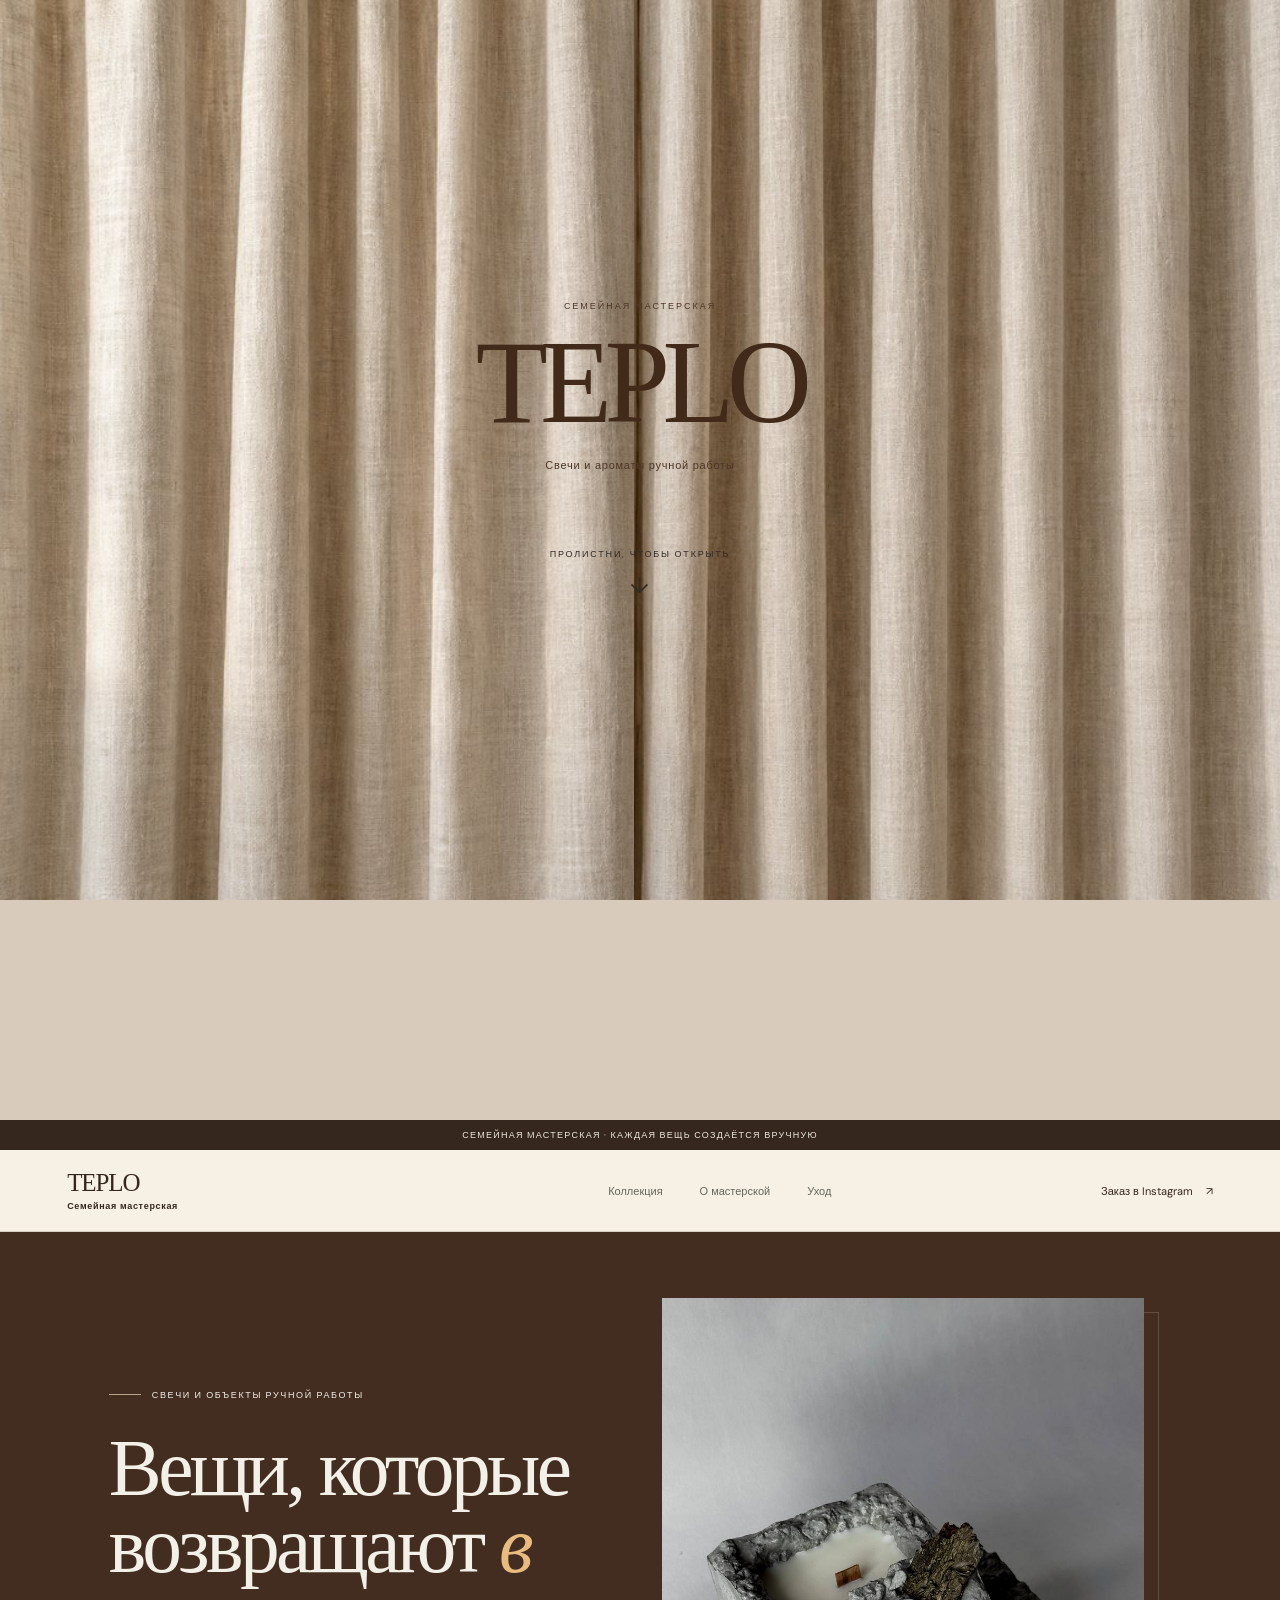
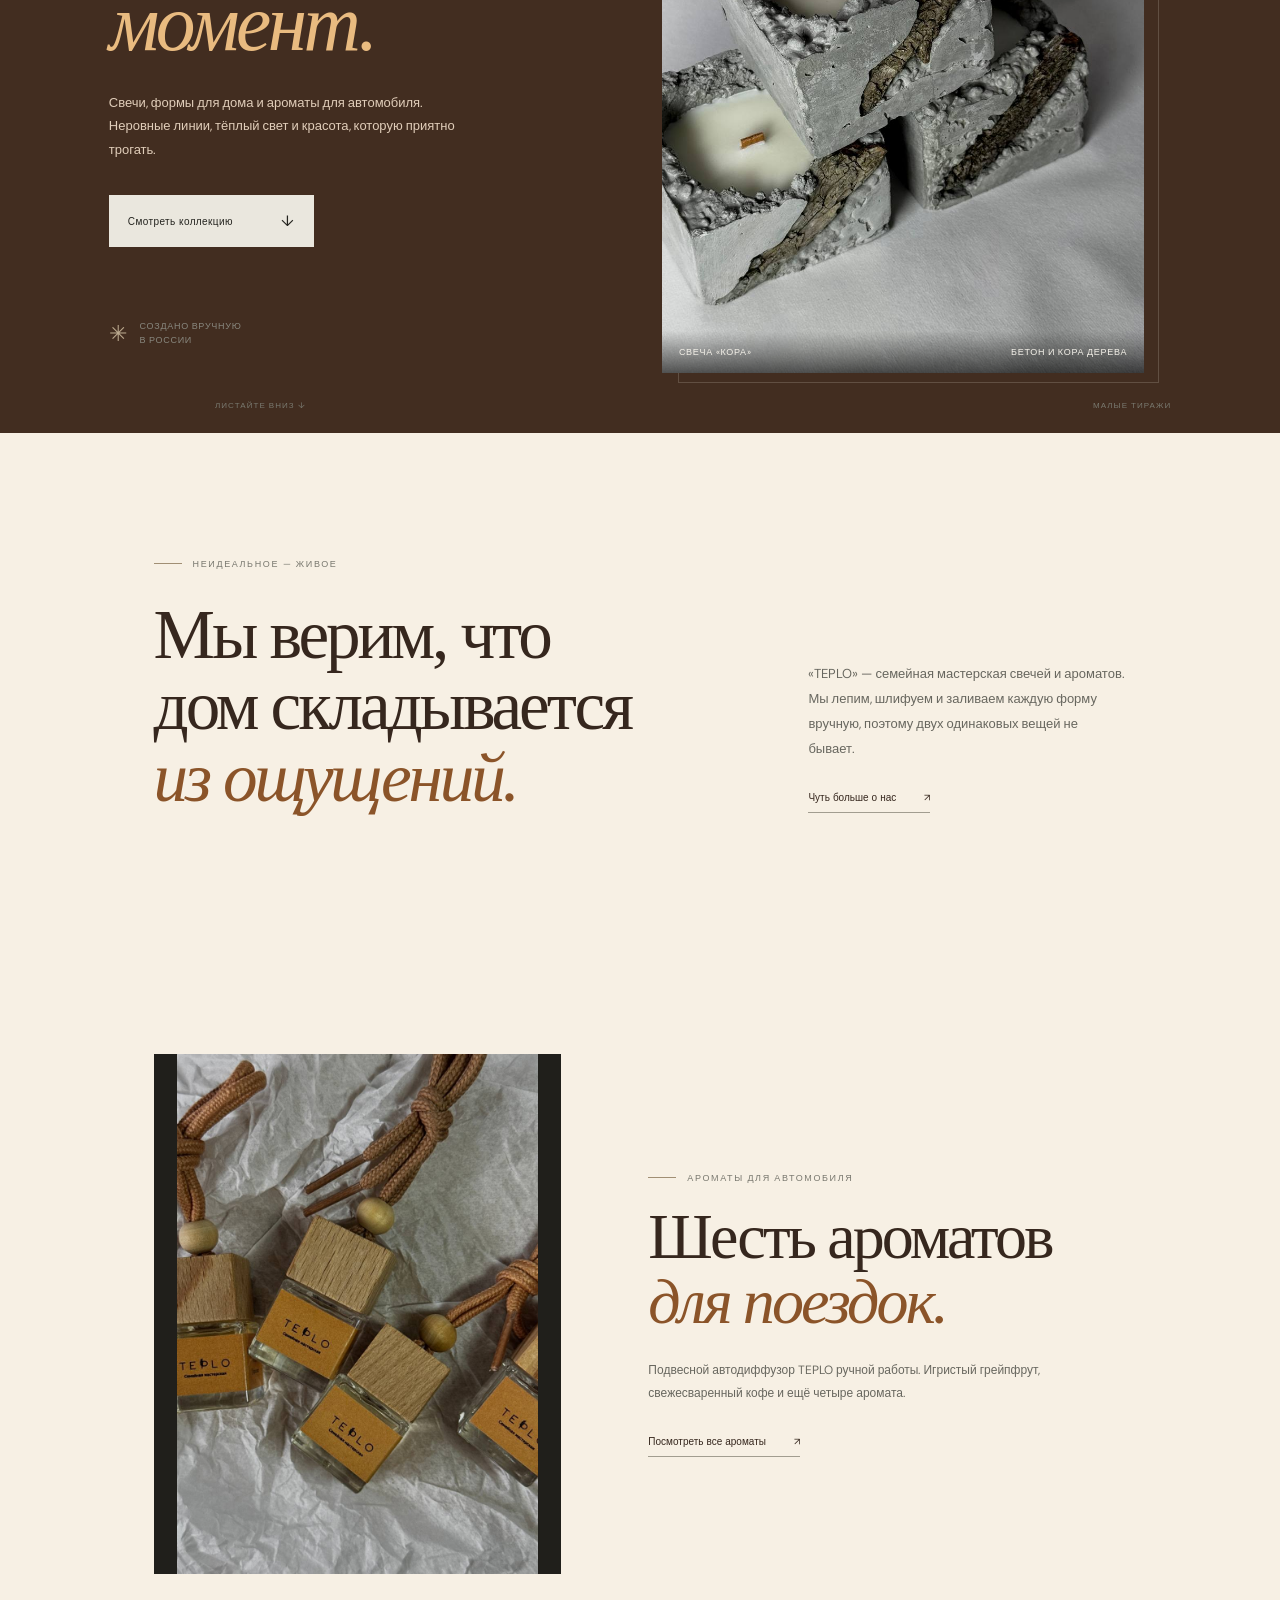
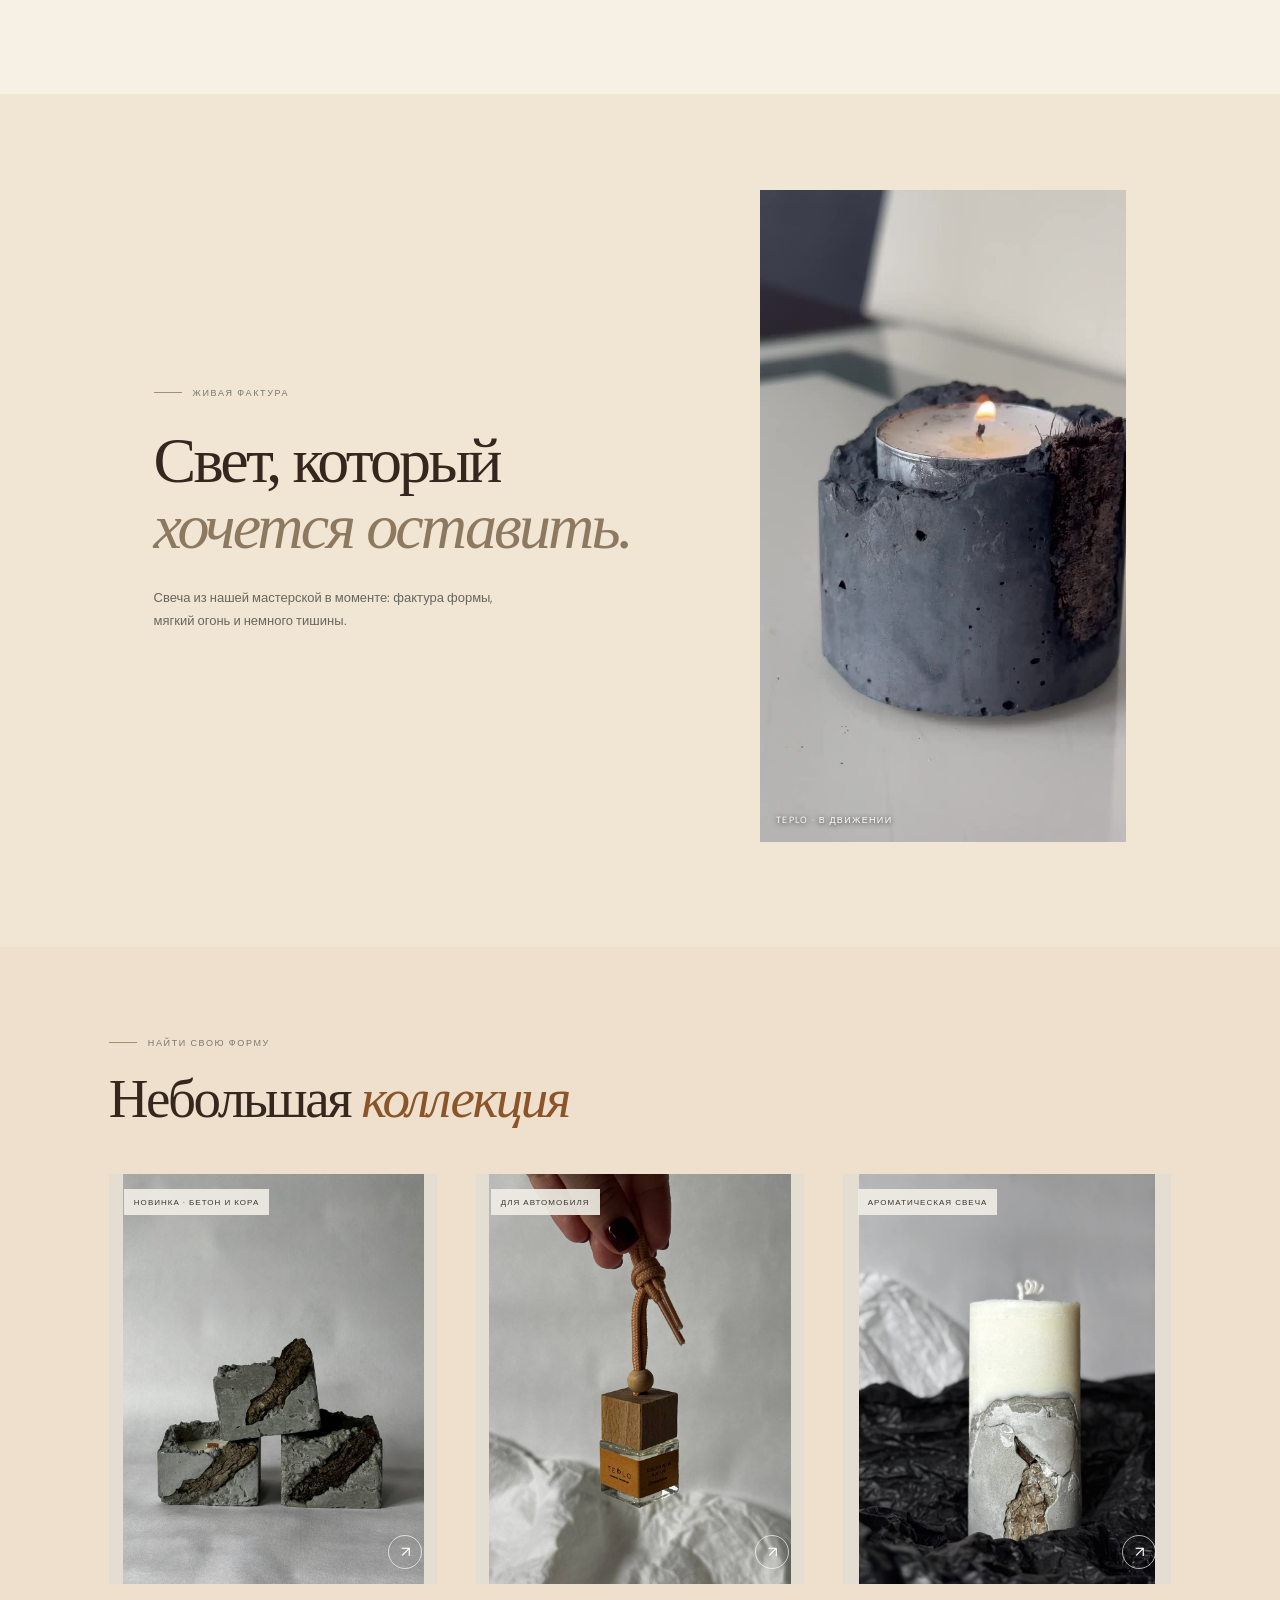
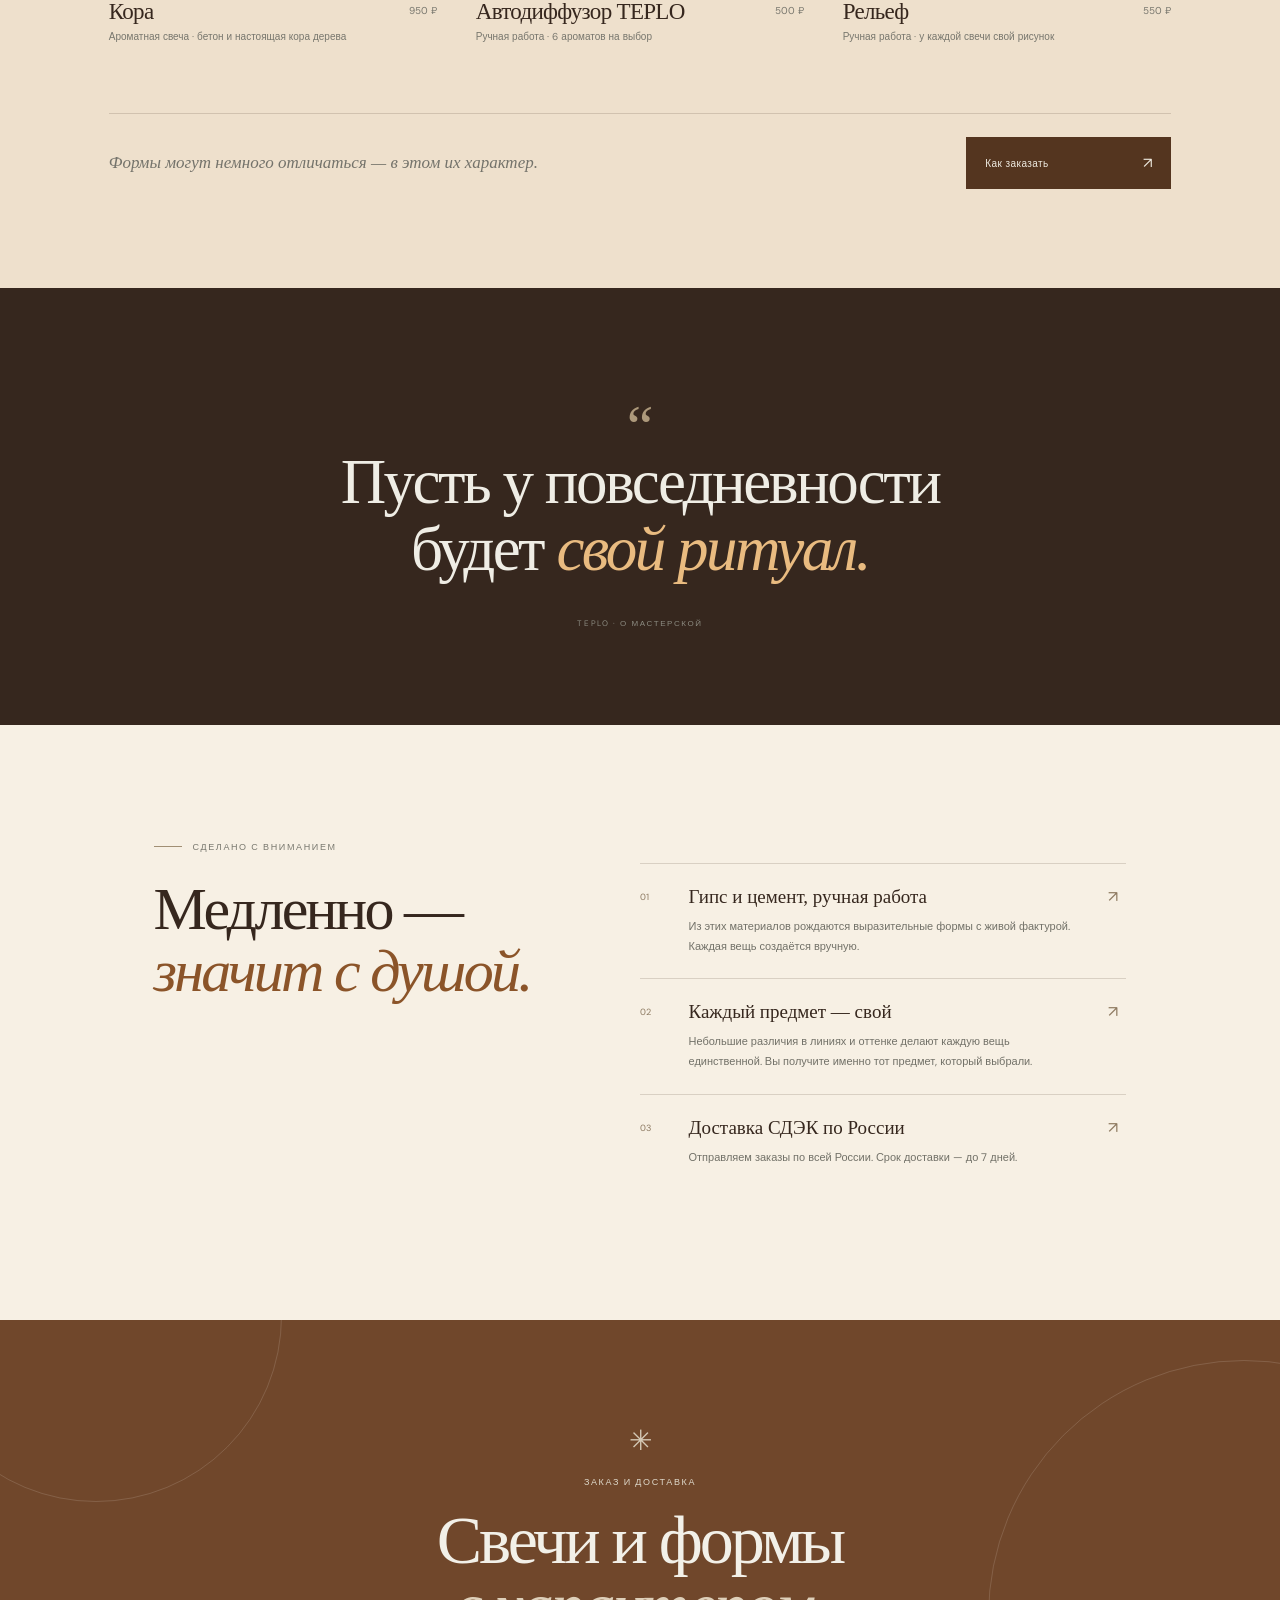
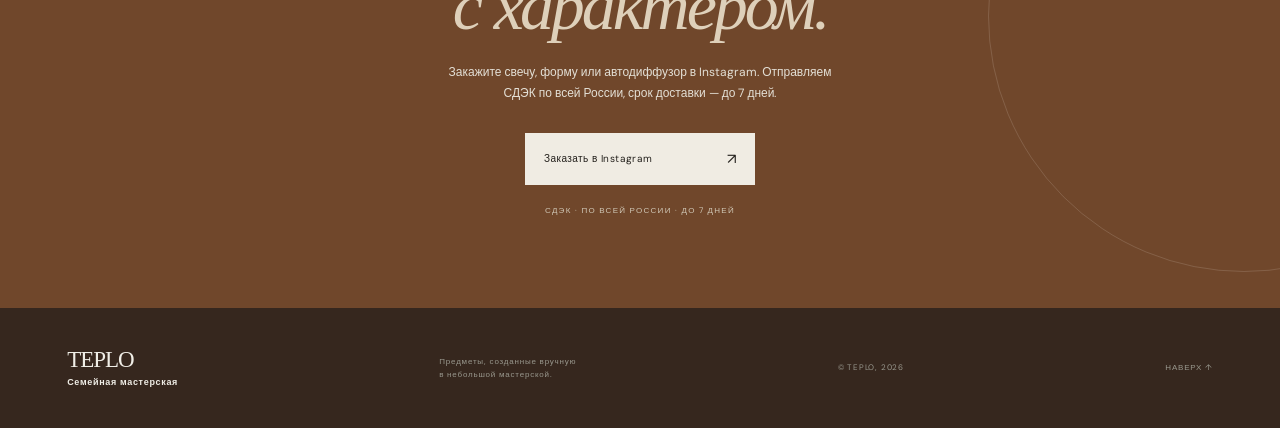
<file: index.html>
<!doctype html>
<html lang="ru">
<head>
  <meta charset="utf-8">
  <meta name="viewport" content="width=device-width, initial-scale=1">
  <meta name="theme-color" content="#36271e">
  <meta name="description" content="Авторские свечи ручной работы и предметы для дома. Каждая форма создаётся вручную.">
  <title>TEPLO — свечи и объекты ручной работы</title>
  <script>if ("scrollRestoration" in history) history.scrollRestoration = "manual"; if (location.hash && location.hash !== "#collection") history.replaceState(null, "", location.pathname + location.search);</script>
  <link rel="preconnect" href="https://fonts.googleapis.com">
  <link rel="preconnect" href="https://fonts.gstatic.com" crossorigin>
  <link href="https://fonts.googleapis.com/css2?family=DM+Sans:wght@400;500;600&family=Manrope:wght@400;500;600;700&display=swap" rel="stylesheet">
  <link rel="stylesheet" href="styles.css?v=teplo-three">
</head>
<body>
  <section class="opening-scene" aria-label="Открой мастерскую прокруткой">
    <div class="opening-sticky">
      <picture class="opening-picture"><source media="(max-width: 600px)" srcset="assets/hero-mobile.jpg"><img class="opening-art" src="assets/hero.jpg" alt="" fetchpriority="high" decoding="async"></picture>
      <div class="opening-copy">
        <p class="opening-kicker">СЕМЕЙНАЯ МАСТЕРСКАЯ</p>
        <p class="opening-name">TEPLO</p>
        <p class="opening-tagline">Свечи и ароматы ручной работы</p>
        <div class="opening-prompt"><span>ПРОЛИСТНИ, ЧТОБЫ ОТКРЫТЬ</span><b>↓</b></div>
      </div>
      <div class="curtain-panels" aria-hidden="true"><span class="curtain-panel curtain-left"><img src="assets/curtain-linen.jpg" alt="" fetchpriority="high" decoding="async"></span><span class="curtain-panel curtain-right"><img src="assets/curtain-linen.jpg" alt="" fetchpriority="high" decoding="async"></span></div>
    </div>
  </section>
  <div class="announcement">Семейная мастерская · каждая вещь создаётся вручную</div>
  <header class="site-header">
    <a class="wordmark" href="#top" aria-label="TEPLO — на главную"><span class="brand-name">TEPLO</span><small class="brand-subtitle">Семейная мастерская</small></a>
    <nav class="main-nav" aria-label="Основная навигация">
      <a href="#collection">Коллекция</a><a href="#about">О мастерской</a><a href="#care">Уход</a>
    </nav>
    <a class="header-link" href="https://www.instagram.com/kriss.tiana?exln=c3J3bHptYzU3Yjh0" target="_blank" rel="noopener noreferrer">Заказ в Instagram <span>↗</span></a>
    <button class="menu-toggle" aria-label="Открыть меню" aria-expanded="false"><span></span><span></span></button>
  </header>

  <main id="top">
    <section class="hero">
      <div class="hero-copy">
        <p class="eyebrow"><span class="eyebrow-line"></span> Свечи и объекты ручной работы</p>
        <h1>Вещи, которые<br>возвращают <em>в момент.</em></h1>
        <p class="hero-description">Свечи, формы для дома и ароматы для автомобиля. Неровные линии, тёплый свет и красота, которую приятно трогать.</p>
        <a class="button button-light" href="#collection">Смотреть коллекцию <span>↓</span></a>
        <div class="hero-note"><span class="note-star">✳</span><span>Создано вручную<br>в России</span></div>
      </div>
      <div class="hero-visual">
        <img src="assets/bark-workshop.jpg" alt="Свечи «Кора» из бетона и настоящей коры дерева" loading="lazy" decoding="async">
        <div class="hero-image-caption"><span>Свеча «Кора»</span><span>Бетон и кора дерева</span></div>
      </div>
      <div class="hero-bottom"><span class="scroll-label">ЛИСТАЙТЕ ВНИЗ ↓</span><span>МАЛЫЕ ТИРАЖИ</span></div>
    </section>

    <section class="intro section-wrap" id="about">
      <p class="eyebrow dark-eyebrow">Неидеальное — живое</p>
      <div class="intro-content"><h2>Мы верим, что<br>дом складывается<br><em>из ощущений.</em></h2><div><p>«TEPLO» — семейная мастерская свечей и ароматов. Мы лепим, шлифуем и заливаем каждую форму вручную, поэтому двух одинаковых вещей не бывает.</p><a class="text-link" href="#story">Чуть больше о нас <span>↗</span></a></div></div>
    </section>

    <section class="scent-story section-wrap" id="scent">
      <div class="scent-photo"><img src="assets/diffuser-workshop.jpg" alt="Стеклянные флаконы TEPLO с янтарными этикетками и деревянными крышками" loading="lazy" decoding="async"></div>
      <div class="scent-copy"><p class="eyebrow dark-eyebrow">Ароматы для автомобиля</p><h2>Шесть ароматов<br><em>для поездок.</em></h2><p>Подвесной автодиффузор TEPLO ручной работы. Игристый грейпфрут, свежесваренный кофе и ещё четыре аромата.</p><a class="text-link scent-link" href="product-auto-diffuser.html">Посмотреть все ароматы <span aria-hidden="true">↗</span></a></div>
    </section>

    <section class="film-section section-wrap" aria-label="Свеча в деталях"><div class="film-copy"><p class="eyebrow dark-eyebrow">ЖИВАЯ ФАКТУРА</p><h2>Свет, который<br><em>хочется оставить.</em></h2><p>Свеча из нашей мастерской в моменте: фактура формы, мягкий огонь и немного тишины.</p></div><div class="film-frame"><video src="assets/candle-in-motion.mp4" poster="assets/candle-video-poster.jpg" autoplay muted loop playsinline preload="metadata" aria-label="Горящая ароматная свеча в форме из цемента"></video><span>TEPLO · В ДВИЖЕНИИ</span></div></section>

    <section class="collection" id="collection">
      <div class="section-heading"><div><p class="eyebrow dark-eyebrow">Найти свою форму</p><h2>Небольшая <em>коллекция</em></h2></div></div>
      <div class="product-grid catalog-three">
        <article class="product-card product-card-tall">
          <a class="product-image" href="product-bark.html" aria-label="Открыть свечу «Кора»">
            <img src="assets/bark-catalog.jpg" alt="Ароматные свечи из бетона с настоящей корой дерева" loading="lazy" decoding="async">
            <span class="product-tag">НОВИНКА · БЕТОН И КОРА</span><span class="image-arrow">↗</span>
          </a>
          <div class="product-info"><div><h3>Кора</h3><p>Ароматная свеча · бетон и настоящая кора дерева</p></div><span class="product-price">950 ₽</span></div>
        </article>
        <article class="product-card product-card-tall">
          <a class="product-image" href="product-auto-diffuser.html" aria-label="Открыть автодиффузор TEPLO">
            <img src="assets/auto-diffuser-cover.jpg" alt="Подвесной автодиффузор TEPLO с деревянной крышкой" loading="lazy" decoding="async">
            <span class="product-tag">ДЛЯ АВТОМОБИЛЯ</span><span class="image-arrow" aria-hidden="true">↗</span>
          </a>
          <div class="product-info">
            <div><h3>Автодиффузор TEPLO</h3><p>Ручная работа · 6 ароматов на выбор</p></div>
            <span class="product-price">500 ₽</span>
          </div>
        </article>
        <article class="product-card product-card-tall">
          <a class="product-image" href="product-relief.html" aria-label="Открыть свечу «Рельеф»">
            <img src="assets/relief-cover.jpg" alt="Ароматическая свеча «Рельеф» с фактурным серым основанием" loading="lazy" decoding="async">
            <span class="product-tag">АРОМАТИЧЕСКАЯ СВЕЧА</span><span class="image-arrow" aria-hidden="true">↗</span>
          </a>
          <div class="product-info">
            <div><h3>Рельеф</h3><p>Ручная работа · у каждой свечи свой рисунок</p></div>
            <span class="product-price">550 ₽</span>
          </div>
        </article>
      </div>
      <div class="collection-foot"><p>Формы могут немного отличаться — в этом их характер.</p><a class="button button-dark" href="#contact">Как заказать <span>↗</span></a></div>
    </section>

    <section class="quote-band" id="story"><span class="quote-mark">“</span><p>Пусть у повседневности<br>будет <em>свой ритуал.</em></p><span class="quote-credit">TEPLO · О МАСТЕРСКОЙ</span></section>

    <section class="process section-wrap" id="care">
      <div class="process-heading"><p class="eyebrow dark-eyebrow">Сделано с вниманием</p><h2>Медленно —<br><em>значит с душой.</em></h2></div>
      <div class="process-list">
        <div class="process-item"><span>01</span><div><h3>Гипс и цемент, ручная работа</h3><p>Из этих материалов рождаются выразительные формы с живой фактурой. Каждая вещь создаётся вручную.</p></div><b>↗</b></div>
        <div class="process-item"><span>02</span><div><h3>Каждый предмет — свой</h3><p>Небольшие различия в линиях и оттенке делают каждую вещь единственной. Вы получите именно тот предмет, который выбрали.</p></div><b>↗</b></div>
        <div class="process-item"><span>03</span><div><h3>Доставка СДЭК по России</h3><p>Отправляем заказы по всей России. Срок доставки — до 7 дней.</p></div><b>↗</b></div>
      </div>
    </section>

    <section class="contact-section" id="contact"><div class="contact-orbit">✳</div><p class="eyebrow">Заказ и доставка</p><h2>Свечи и формы<br><em>с характером.</em></h2><p class="contact-copy">Закажите свечу, форму или автодиффузор в Instagram. Отправляем СДЭК по всей России, срок доставки — до 7 дней.</p><a class="button button-light instagram-button" href="https://www.instagram.com/kriss.tiana?exln=c3J3bHptYzU3Yjh0" target="_blank" rel="noopener noreferrer">Заказать в Instagram <span>↗</span></a><span class="contact-small">СДЭК · ПО ВСЕЙ РОССИИ · ДО 7 ДНЕЙ</span></section>
  </main>
  <footer class="site-footer"><a class="wordmark footer-mark" href="#top"><span class="brand-name">TEPLO</span><small class="brand-subtitle">Семейная мастерская</small></a><span>Предметы, созданные вручную<br>в небольшой мастерской.</span><span>© TEPLO, 2026</span><a href="#top">НАВЕРХ ↑</a></footer>
  <script src="script.js?v=catalog2"></script>
</body>
</html>
</file>
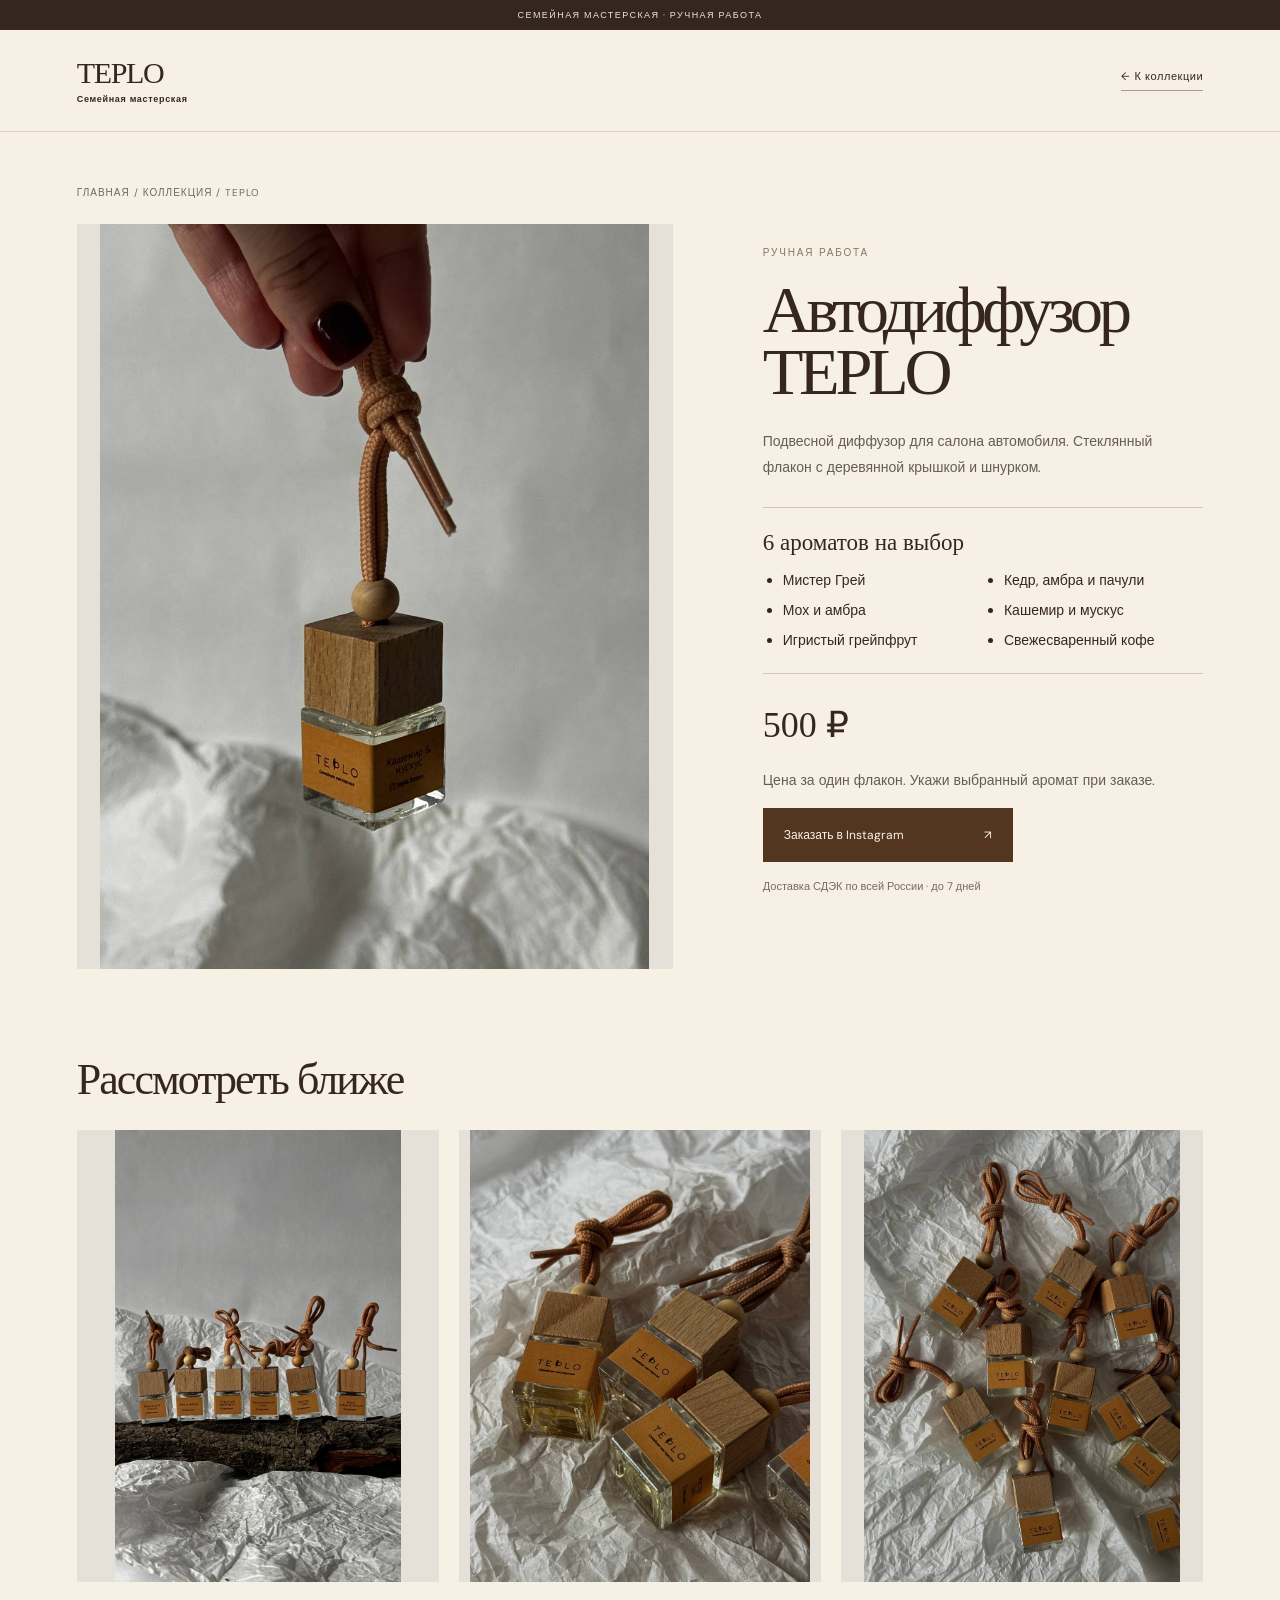
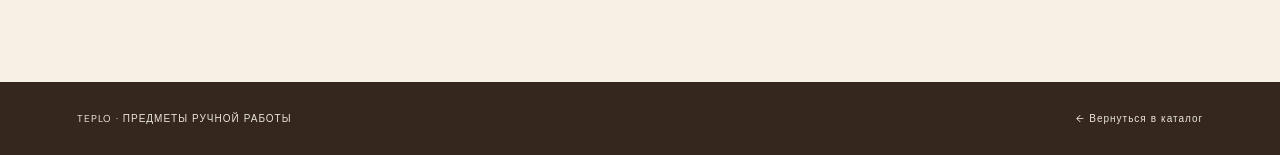
<file: product-auto-diffuser.html>
<!doctype html>
<html lang="ru">
<head>
<meta charset="utf-8"><meta name="viewport" content="width=device-width,initial-scale=1">
<meta name="theme-color" content="#f4f0e8">
<meta name="description" content="Подвесной автодиффузор TEPLO ручной работы. Шесть ароматов на выбор, 500 ₽ за флакон.">
<title>Автодиффузор TEPLO — TEPLO</title>
<link rel="preconnect" href="https://fonts.googleapis.com">
<link rel="preconnect" href="https://fonts.gstatic.com" crossorigin>
<link href="https://fonts.googleapis.com/css2?family=DM+Sans:wght@400;500;600&display=swap" rel="stylesheet">
<style>
:root{--paper:#f4f0e8;--ink:#29251f;--muted:#70695f}*{box-sizing:border-box}html{scroll-behavior:smooth}body{margin:0;background:var(--paper);color:var(--ink);font-family:"DM Sans",Arial,sans-serif;-webkit-font-smoothing:antialiased}a{color:inherit}.topline{height:30px;background:#302b25;color:#eae6dc;display:grid;place-items:center;font-size:9px;letter-spacing:.16em}.header{display:flex;align-items:center;justify-content:space-between;padding:26px 6%;border-bottom:1px solid #d8d0c4}.brand{font:30px Georgia,serif;letter-spacing:-.06em;text-decoration:none}.brand em{font-weight:normal}.back{text-decoration:none;font-size:11px;letter-spacing:.05em;border-bottom:1px solid #aa9d8c;padding-bottom:7px}.wrap{max-width:1290px;margin:auto;padding:54px 6% 100px}.crumb{font-size:10px;color:var(--muted);letter-spacing:.1em;text-transform:uppercase;margin-bottom:25px}.crumb a{text-decoration:none}.layout{display:grid;grid-template-columns:minmax(0,1.15fr) minmax(300px,.85fr);gap:8%;align-items:start}.main-photo{margin:0;aspect-ratio:4/5;background:#e5e0d8;overflow:hidden}.main-photo img{display:block;width:100%;height:100%;object-fit:contain}.details{position:sticky;top:45px;padding-top:22px}.eyebrow{font-size:10px;letter-spacing:.18em;color:#877868;text-transform:uppercase;margin:0 0 20px}.details h1{font:normal clamp(62px,7vw,110px)/.94 Georgia,serif;letter-spacing:-.065em;margin:0 0 25px}.lead{font:normal clamp(22px,2.4vw,32px)/1.25 Georgia,serif;max-width:500px;margin:0 0 26px}.bodytext{font-size:14px;line-height:1.85;color:#655e55;max-width:490px}.facts{border-top:1px solid #d2c8ba;border-bottom:1px solid #d2c8ba;padding:20px 0;margin:34px 0;display:grid;grid-template-columns:95px 1fr;gap:14px;font-size:11px;line-height:1.65}.facts span:first-child{color:#8d8071}.price{font:normal 36px Georgia,serif;margin:0 0 22px}.order{display:inline-flex;min-height:54px;align-items:center;justify-content:space-between;gap:42px;background:#2d2a24;color:#f7f3ea;text-decoration:none;padding:0 21px;font-size:12px;min-width:250px}.delivery{font-size:11px;color:#766d62;margin-top:17px}.gallery-title{font:normal 44px Georgia,serif;letter-spacing:-.045em;margin:85px 0 25px}.gallery{display:grid;grid-template-columns:repeat(3,1fr);gap:20px}.gallery figure{margin:0;background:#e5e0d8;aspect-ratio:4/5;overflow:hidden}.gallery img{width:100%;height:100%;object-fit:cover;display:block}.gallery figure:nth-child(2) img{object-position:center 35%}.note{font:italic 18px Georgia,serif;color:#746b5f;margin:28px 0 0}.footer{background:#29251f;color:#e9e4da;padding:30px 6%;display:flex;justify-content:space-between;gap:20px;font-size:10px;letter-spacing:.1em}.footer a{text-decoration:none}@media(max-width:750px){.header{padding:20px 6%}.brand{font-size:25px}.wrap{padding:30px 6% 70px}.layout{grid-template-columns:1fr;gap:27px}.main-photo{aspect-ratio:4/5}.details{position:static;padding-top:0}.details h1{font-size:70px}.lead{font-size:25px}.gallery-title{font-size:36px;margin-top:64px}.gallery{grid-template-columns:repeat(2,1fr);gap:12px}.gallery figure:first-child{grid-column:span 2;aspect-ratio:4/3}.gallery figure:first-child img{object-fit:contain}.footer{flex-direction:column}.order{width:100%}}@media(prefers-reduced-motion:reduce){html{scroll-behavior:auto}}

.scent-options { margin: 26px 0 30px; padding: 22px 0; border-block: 1px solid #d2c8ba; }
.scent-options h2 { margin: 0 0 14px; font: normal 23px Georgia, serif; }
.scent-options ul { margin: 0; padding-left: 20px; display: grid; grid-template-columns: repeat(2, minmax(0, 1fr)); gap: 9px 22px; font-size: 14px; line-height: 1.5; }
.details h1.diffuser-title { font-size: clamp(36px, 5.2vw, 70px); }
.details { position: static; }
.gallery figure:first-child img { object-position: center 58%; }
@media (max-width: 420px) { .scent-options ul { grid-template-columns: 1fr; } }

.brand-name { display: block; font-family: Georgia, serif; letter-spacing: -.045em; }
.brand-subtitle { display: block; margin-top: 4px; font: 600 9px/1.2 Arial, sans-serif; letter-spacing: .075em; }

:root { --paper: #f7f0e4; --ink: #36271e; }
.topline, .footer { background: #36271e; }
.order { background: #54351f; }

.gallery img { object-fit: contain; }
</style>
</head>
<body>
  <div class="topline">СЕМЕЙНАЯ МАСТЕРСКАЯ · РУЧНАЯ РАБОТА</div>
  <header class="header">
    <a class="brand" href="./"><span class="brand-name">TEPLO</span><small class="brand-subtitle">Семейная мастерская</small></a>
    <a class="back" href="./#collection">← К коллекции</a>
  </header>
  <main class="wrap">
    <div class="crumb"><a href="./">Главная</a> / <a href="./#collection">Коллекция</a> / TEPLO</div>
    <div class="layout">
      <figure class="main-photo">
        <img src="assets/auto-diffuser-cover.jpg" alt="Автодиффузор TEPLO в стеклянном флаконе со шнурком и деревянной крышкой" fetchpriority="high">
      </figure>
      <div class="details">
        <p class="eyebrow">Ручная работа</p>
        <h1 class="diffuser-title">Автодиффузор TEPLO</h1>
        <p class="bodytext">Подвесной диффузор для салона автомобиля. Стеклянный флакон с деревянной крышкой и шнурком.</p>
        <section class="scent-options" aria-labelledby="scents-title">
          <h2 id="scents-title">6 ароматов на выбор</h2>
          <ul>
            <li>Мистер Грей</li>
            <li>Кедр, амбра и пачули</li>
            <li>Мох и амбра</li>
            <li>Кашемир и мускус</li>
            <li>Игристый грейпфрут</li>
            <li>Свежесваренный кофе</li>
          </ul>
        </section>
        <p class="price">500 ₽</p>
        <p class="bodytext">Цена за один флакон. Укажи выбранный аромат при заказе.</p>
        <a class="order" href="https://www.instagram.com/kriss.tiana?exln=c3J3bHptYzU3Yjh0" target="_blank" rel="noopener noreferrer">Заказать в Instagram <span aria-hidden="true">↗</span></a>
        <p class="delivery">Доставка СДЭК по всей России · до 7 дней</p>
      </div>
    </div>
    <h2 class="gallery-title">Рассмотреть ближе</h2>
    <div class="gallery">
      <figure><img src="assets/auto-diffuser-scents.jpg" loading="lazy" alt="Вся линейка автодиффузоров TEPLO: шесть ароматов"></figure>
      <figure><img src="assets/auto-diffuser-detail.jpg" loading="lazy" alt="Деревянные крышки и стеклянные флаконы крупным планом"></figure>
      <figure><img src="assets/auto-diffuser-group.jpg" loading="lazy" alt="Флаконы TEPLO на светлом фоне"></figure>
    </div>
  </main>
  <footer class="footer">
    <span>TEPLO · ПРЕДМЕТЫ РУЧНОЙ РАБОТЫ</span>
    <a href="./#collection">← Вернуться в каталог</a>
  </footer>
</body>
</html>
</file>
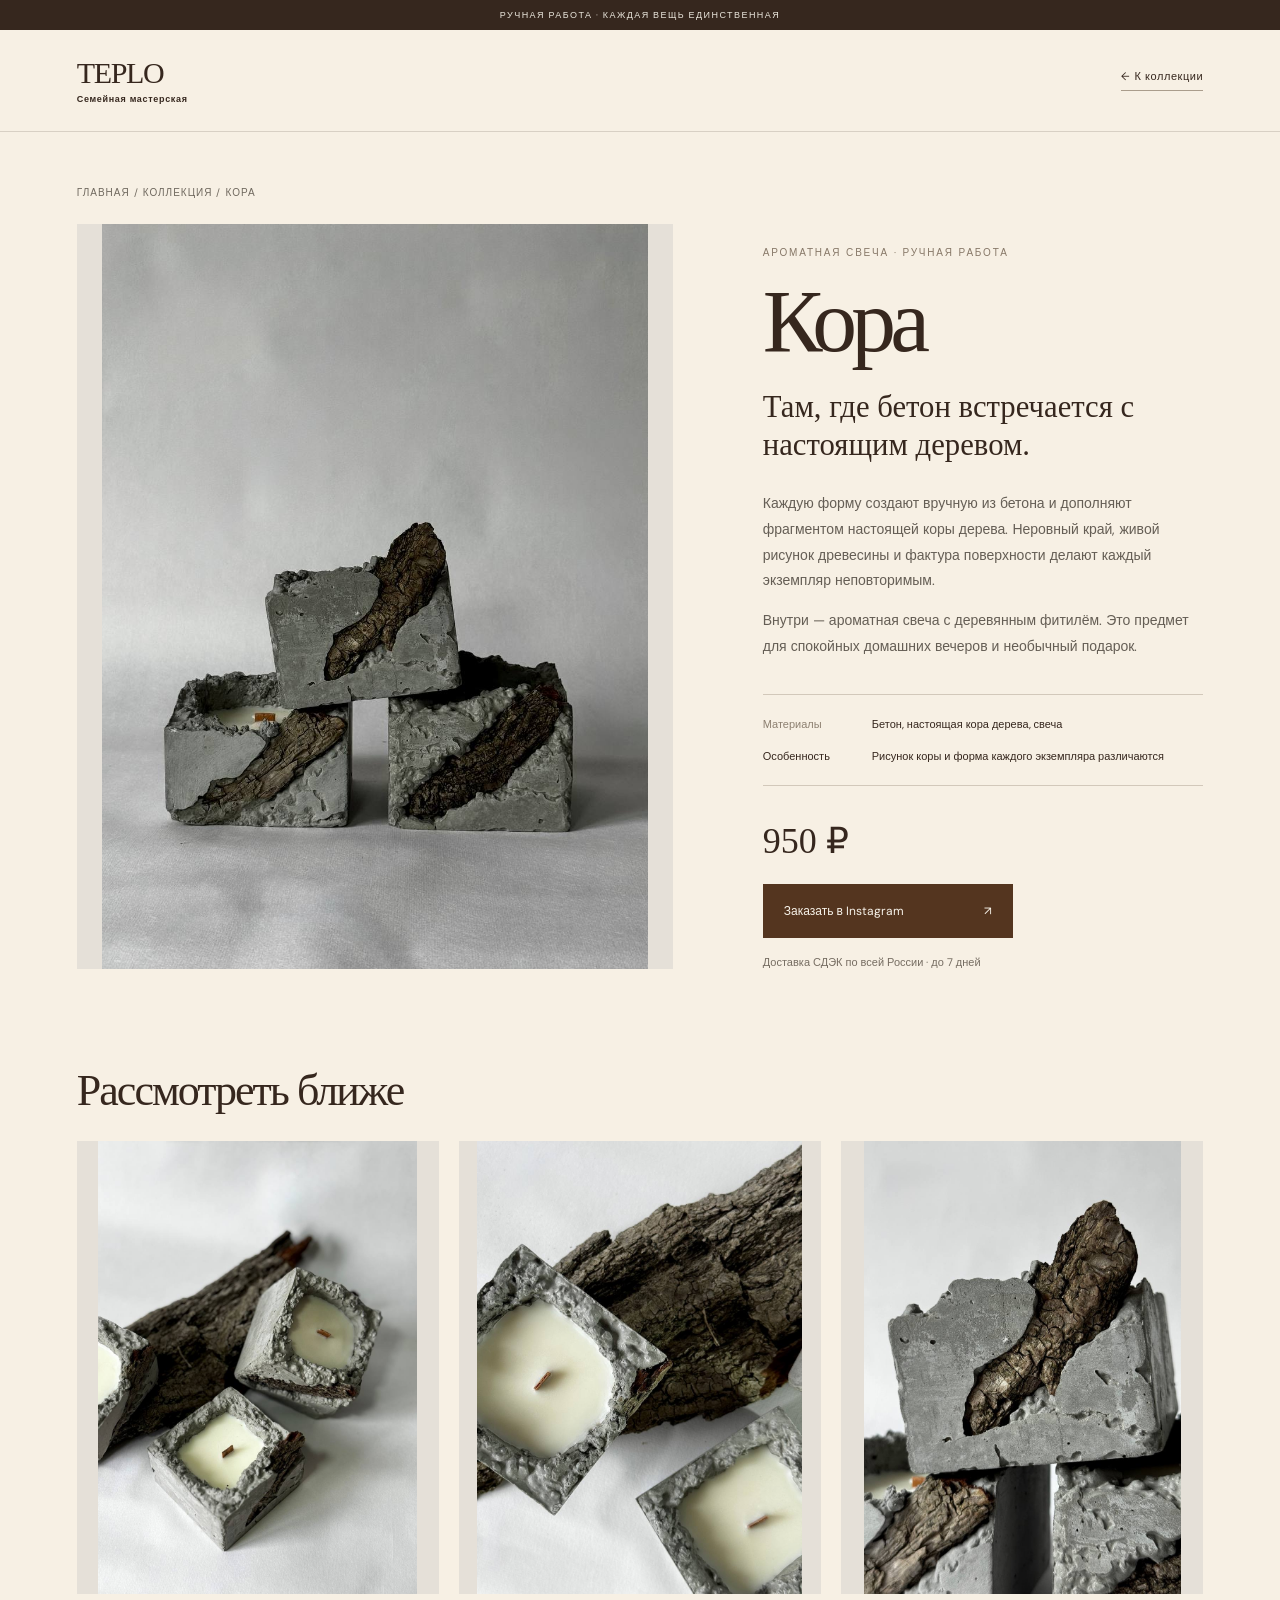
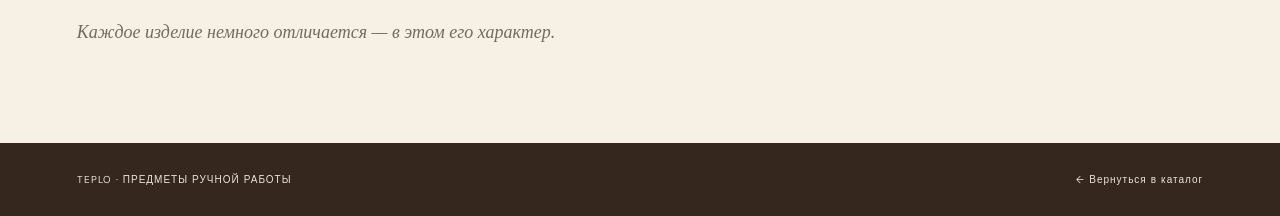
<file: product-bark.html>
<!doctype html>
<html lang="ru">
<head>
<meta charset="utf-8"><meta name="viewport" content="width=device-width,initial-scale=1">
<meta name="theme-color" content="#f4f0e8">
<meta name="description" content="Ароматная свеча «Кора» ручной работы из бетона и настоящей коры дерева. 950 ₽.">
<title>Свеча «Кора» — TEPLO</title>
<link rel="preconnect" href="https://fonts.googleapis.com">
<link rel="preconnect" href="https://fonts.gstatic.com" crossorigin>
<link href="https://fonts.googleapis.com/css2?family=DM+Sans:wght@400;500;600&display=swap" rel="stylesheet">
<style>
:root{--paper:#f4f0e8;--ink:#29251f;--muted:#70695f}*{box-sizing:border-box}html{scroll-behavior:smooth}body{margin:0;background:var(--paper);color:var(--ink);font-family:"DM Sans",Arial,sans-serif;-webkit-font-smoothing:antialiased}a{color:inherit}.topline{height:30px;background:#302b25;color:#eae6dc;display:grid;place-items:center;font-size:9px;letter-spacing:.16em}.header{display:flex;align-items:center;justify-content:space-between;padding:26px 6%;border-bottom:1px solid #d8d0c4}.brand{font:30px Georgia,serif;letter-spacing:-.06em;text-decoration:none}.brand em{font-weight:normal}.back{text-decoration:none;font-size:11px;letter-spacing:.05em;border-bottom:1px solid #aa9d8c;padding-bottom:7px}.wrap{max-width:1290px;margin:auto;padding:54px 6% 100px}.crumb{font-size:10px;color:var(--muted);letter-spacing:.1em;text-transform:uppercase;margin-bottom:25px}.crumb a{text-decoration:none}.layout{display:grid;grid-template-columns:minmax(0,1.15fr) minmax(300px,.85fr);gap:8%;align-items:start}.main-photo{margin:0;aspect-ratio:4/5;background:#e5e0d8;overflow:hidden}.main-photo img{display:block;width:100%;height:100%;object-fit:contain}.details{position:sticky;top:45px;padding-top:22px}.eyebrow{font-size:10px;letter-spacing:.18em;color:#877868;text-transform:uppercase;margin:0 0 20px}.details h1{font:normal clamp(62px,7vw,110px)/.94 Georgia,serif;letter-spacing:-.065em;margin:0 0 25px}.lead{font:normal clamp(22px,2.4vw,32px)/1.25 Georgia,serif;max-width:500px;margin:0 0 26px}.bodytext{font-size:14px;line-height:1.85;color:#655e55;max-width:490px}.facts{border-top:1px solid #d2c8ba;border-bottom:1px solid #d2c8ba;padding:20px 0;margin:34px 0;display:grid;grid-template-columns:95px 1fr;gap:14px;font-size:11px;line-height:1.65}.facts span:first-child{color:#8d8071}.price{font:normal 36px Georgia,serif;margin:0 0 22px}.order{display:inline-flex;min-height:54px;align-items:center;justify-content:space-between;gap:42px;background:#2d2a24;color:#f7f3ea;text-decoration:none;padding:0 21px;font-size:12px;min-width:250px}.delivery{font-size:11px;color:#766d62;margin-top:17px}.gallery-title{font:normal 44px Georgia,serif;letter-spacing:-.045em;margin:85px 0 25px}.gallery{display:grid;grid-template-columns:repeat(3,1fr);gap:20px}.gallery figure{margin:0;background:#e5e0d8;aspect-ratio:4/5;overflow:hidden}.gallery img{width:100%;height:100%;object-fit:cover;display:block}.gallery figure:nth-child(2) img{object-position:center 35%}.note{font:italic 18px Georgia,serif;color:#746b5f;margin:28px 0 0}.footer{background:#29251f;color:#e9e4da;padding:30px 6%;display:flex;justify-content:space-between;gap:20px;font-size:10px;letter-spacing:.1em}.footer a{text-decoration:none}@media(max-width:750px){.header{padding:20px 6%}.brand{font-size:25px}.wrap{padding:30px 6% 70px}.layout{grid-template-columns:1fr;gap:27px}.main-photo{aspect-ratio:4/5}.details{position:static;padding-top:0}.details h1{font-size:70px}.lead{font-size:25px}.gallery-title{font-size:36px;margin-top:64px}.gallery{grid-template-columns:repeat(2,1fr);gap:12px}.gallery figure:first-child{grid-column:span 2;aspect-ratio:4/3}.gallery figure:first-child img{object-fit:contain}.footer{flex-direction:column}.order{width:100%}}@media(prefers-reduced-motion:reduce){html{scroll-behavior:auto}}

.brand-name { display: block; font-family: Georgia, serif; letter-spacing: -.045em; }
.brand-subtitle { display: block; margin-top: 4px; font: 600 9px/1.2 Arial, sans-serif; letter-spacing: .075em; }

:root { --paper: #f7f0e4; --ink: #36271e; }
.topline, .footer { background: #36271e; }
.order { background: #54351f; }

.gallery img { object-fit: contain; }
</style>
</head>
<body>
<div class="topline">РУЧНАЯ РАБОТА · КАЖДАЯ ВЕЩЬ ЕДИНСТВЕННАЯ</div>
<header class="header"><a class="brand" href="./"><span class="brand-name">TEPLO</span><small class="brand-subtitle">Семейная мастерская</small></a><a class="back" href="./#collection">← К коллекции</a></header>
<main class="wrap">
<div class="crumb"><a href="./">Главная</a> / <a href="./#collection">Коллекция</a> / Кора</div>
<div class="layout">
<figure class="main-photo"><img src="assets/bark-catalog.jpg" alt="Три свечи «Кора» ручной работы, бетон и настоящая кора дерева" fetchpriority="high"></figure>
<div class="details"><p class="eyebrow">Ароматная свеча · ручная работа</p><h1>Кора</h1><p class="lead">Там, где бетон встречается с настоящим деревом.</p><p class="bodytext">Каждую форму создают вручную из бетона и дополняют фрагментом настоящей коры дерева. Неровный край, живой рисунок древесины и фактура поверхности делают каждый экземпляр неповторимым.</p><p class="bodytext">Внутри — ароматная свеча с деревянным фитилём. Это предмет для спокойных домашних вечеров и необычный подарок.</p><div class="facts"><span>Материалы</span><span>Бетон, настоящая кора дерева, свеча</span><span>Особенность</span><span>Рисунок коры и форма каждого экземпляра различаются</span></div><p class="price">950 ₽</p><a class="order" href="https://www.instagram.com/kriss.tiana?exln=c3J3bHptYzU3Yjh0" target="_blank" rel="noopener noreferrer">Заказать в Instagram <span>↗</span></a><p class="delivery">Доставка СДЭК по всей России · до 7 дней</p></div>
</div>
<h2 class="gallery-title">Рассмотреть ближе</h2><div class="gallery"><figure><img src="assets/bark-02.jpg" loading="lazy" alt="Свечи из бетона и коры дерева под другим углом"></figure><figure><img src="assets/bark-03.jpg" loading="lazy" alt="Деревянный фитиль и фактура бетонной формы"></figure><figure><img src="assets/bark-04.jpg" loading="lazy" alt="Несколько свечей «Кора» ручной работы"></figure></div><p class="note">Каждое изделие немного отличается — в этом его характер.</p>
</main><footer class="footer"><span>TEPLO · ПРЕДМЕТЫ РУЧНОЙ РАБОТЫ</span><a href="./#collection">← Вернуться в каталог</a></footer>
</body></html>
</file>
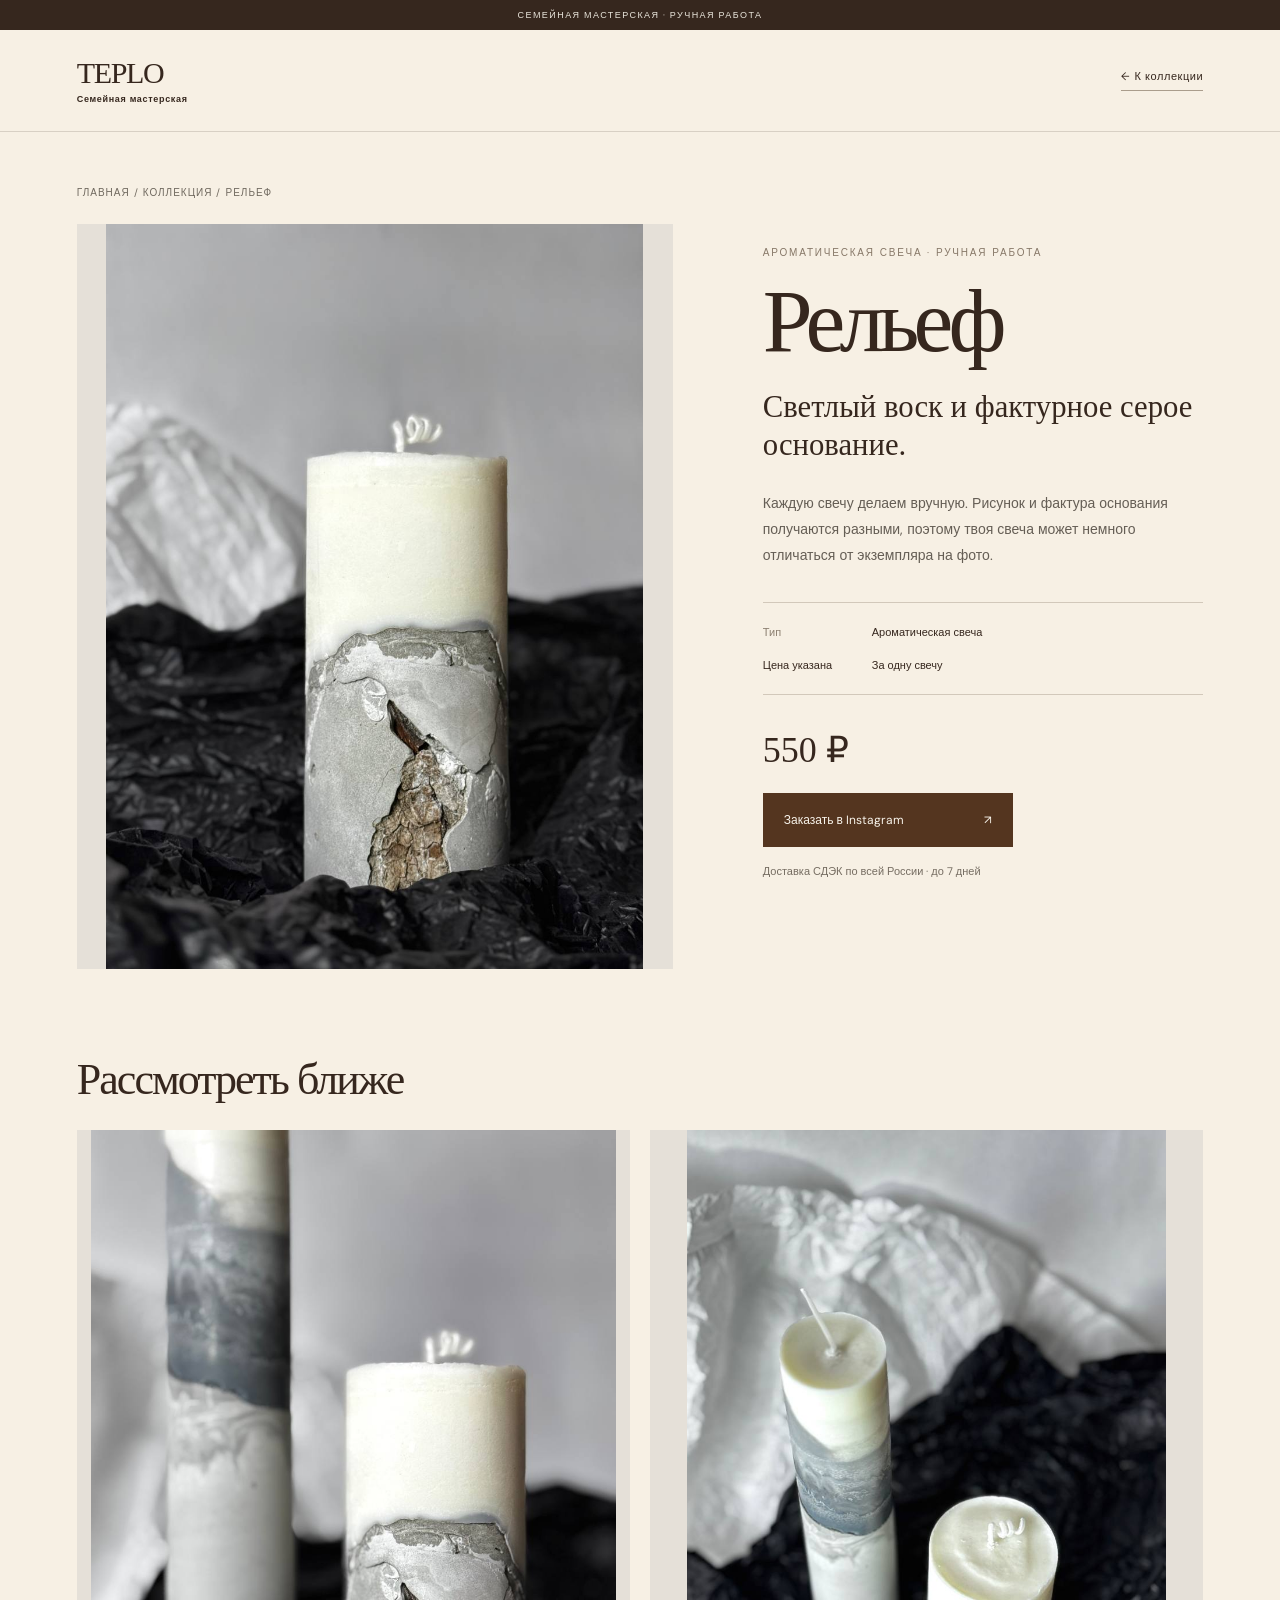
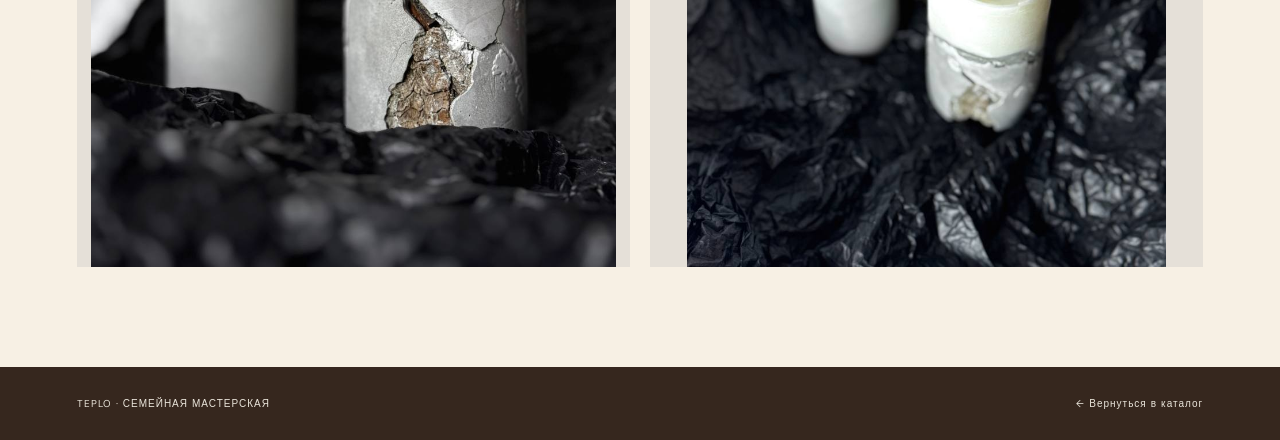
<file: product-relief.html>
<!doctype html>
<html lang="ru">
<head>
<meta charset="utf-8"><meta name="viewport" content="width=device-width,initial-scale=1">
<meta name="theme-color" content="#f4f0e8">
<meta name="description" content="Ароматическая свеча «Рельеф» ручной работы. У каждого экземпляра свой рисунок и фактура. 550 ₽ за свечу.">
<title>Свеча «Рельеф» — TEPLO</title>
<link rel="preconnect" href="https://fonts.googleapis.com">
<link rel="preconnect" href="https://fonts.gstatic.com" crossorigin>
<link href="https://fonts.googleapis.com/css2?family=DM+Sans:wght@400;500;600&display=swap" rel="stylesheet">
<style>
:root{--paper:#f4f0e8;--ink:#29251f;--muted:#70695f}*{box-sizing:border-box}html{scroll-behavior:smooth}body{margin:0;background:var(--paper);color:var(--ink);font-family:"DM Sans",Arial,sans-serif;-webkit-font-smoothing:antialiased}a{color:inherit}.topline{height:30px;background:#302b25;color:#eae6dc;display:grid;place-items:center;font-size:9px;letter-spacing:.16em}.header{display:flex;align-items:center;justify-content:space-between;padding:26px 6%;border-bottom:1px solid #d8d0c4}.brand{font:30px Georgia,serif;letter-spacing:-.06em;text-decoration:none}.brand em{font-weight:normal}.back{text-decoration:none;font-size:11px;letter-spacing:.05em;border-bottom:1px solid #aa9d8c;padding-bottom:7px}.wrap{max-width:1290px;margin:auto;padding:54px 6% 100px}.crumb{font-size:10px;color:var(--muted);letter-spacing:.1em;text-transform:uppercase;margin-bottom:25px}.crumb a{text-decoration:none}.layout{display:grid;grid-template-columns:minmax(0,1.15fr) minmax(300px,.85fr);gap:8%;align-items:start}.main-photo{margin:0;aspect-ratio:4/5;background:#e5e0d8;overflow:hidden}.main-photo img{display:block;width:100%;height:100%;object-fit:contain}.details{position:sticky;top:45px;padding-top:22px}.eyebrow{font-size:10px;letter-spacing:.18em;color:#877868;text-transform:uppercase;margin:0 0 20px}.details h1{font:normal clamp(62px,7vw,110px)/.94 Georgia,serif;letter-spacing:-.065em;margin:0 0 25px}.lead{font:normal clamp(22px,2.4vw,32px)/1.25 Georgia,serif;max-width:500px;margin:0 0 26px}.bodytext{font-size:14px;line-height:1.85;color:#655e55;max-width:490px}.facts{border-top:1px solid #d2c8ba;border-bottom:1px solid #d2c8ba;padding:20px 0;margin:34px 0;display:grid;grid-template-columns:95px 1fr;gap:14px;font-size:11px;line-height:1.65}.facts span:first-child{color:#8d8071}.price{font:normal 36px Georgia,serif;margin:0 0 22px}.order{display:inline-flex;min-height:54px;align-items:center;justify-content:space-between;gap:42px;background:#2d2a24;color:#f7f3ea;text-decoration:none;padding:0 21px;font-size:12px;min-width:250px}.delivery{font-size:11px;color:#766d62;margin-top:17px}.gallery-title{font:normal 44px Georgia,serif;letter-spacing:-.045em;margin:85px 0 25px}.gallery{display:grid;grid-template-columns:repeat(3,1fr);gap:20px}.gallery figure{margin:0;background:#e5e0d8;aspect-ratio:4/5;overflow:hidden}.gallery img{width:100%;height:100%;object-fit:cover;display:block}.gallery figure:nth-child(2) img{object-position:center 35%}.note{font:italic 18px Georgia,serif;color:#746b5f;margin:28px 0 0}.footer{background:#29251f;color:#e9e4da;padding:30px 6%;display:flex;justify-content:space-between;gap:20px;font-size:10px;letter-spacing:.1em}.footer a{text-decoration:none}@media(max-width:750px){.header{padding:20px 6%}.brand{font-size:25px}.wrap{padding:30px 6% 70px}.layout{grid-template-columns:1fr;gap:27px}.main-photo{aspect-ratio:4/5}.details{position:static;padding-top:0}.details h1{font-size:70px}.lead{font-size:25px}.gallery-title{font-size:36px;margin-top:64px}.gallery{grid-template-columns:repeat(2,1fr);gap:12px}.gallery figure:first-child{grid-column:span 2;aspect-ratio:4/3}.gallery figure:first-child img{object-fit:contain}.footer{flex-direction:column}.order{width:100%}}@media(prefers-reduced-motion:reduce){html{scroll-behavior:auto}}

.brand-name { display: block; font-family: Georgia, serif; letter-spacing: -.045em; }
.brand-subtitle { display: block; margin-top: 4px; font: 600 9px/1.2 Arial, sans-serif; letter-spacing: .075em; }

:root { --paper: #f7f0e4; --ink: #36271e; }
.topline, .footer { background: #36271e; }
.order { background: #54351f; }

.gallery.relief-gallery { grid-template-columns: repeat(2, minmax(0, 1fr)); }
.gallery.relief-gallery figure { grid-column: auto; aspect-ratio: 3 / 4; }
.gallery.relief-gallery img { object-fit: contain; }
@media (max-width: 600px) { .gallery.relief-gallery { grid-template-columns: 1fr; } }

.gallery img { object-fit: contain; }
</style>
</head>
<body>
  <div class="topline">СЕМЕЙНАЯ МАСТЕРСКАЯ · РУЧНАЯ РАБОТА</div>
  <header class="header">
    <a class="brand" href="./"><span class="brand-name">TEPLO</span><small class="brand-subtitle">Семейная мастерская</small></a>
    <a class="back" href="./#collection">← К коллекции</a>
  </header>
  <main class="wrap">
    <div class="crumb"><a href="./">Главная</a> / <a href="./#collection">Коллекция</a> / Рельеф</div>
    <div class="layout">
      <figure class="main-photo">
        <img src="assets/relief-cover.jpg" alt="Свеча «Рельеф» целиком" fetchpriority="high" decoding="async">
      </figure>
      <div class="details">
        <p class="eyebrow">Ароматическая свеча · ручная работа</p>
        <h1>Рельеф</h1>
        <p class="lead">Светлый воск и фактурное серое основание.</p>
        <p class="bodytext">Каждую свечу делаем вручную. Рисунок и фактура основания получаются разными, поэтому твоя свеча может немного отличаться от экземпляра на фото.</p>
        <div class="facts"><span>Тип</span><span>Ароматическая свеча</span><span>Цена указана</span><span>За одну свечу</span></div>
        <p class="price">550 ₽</p>
        <a class="order" href="https://www.instagram.com/kriss.tiana?exln=c3J3bHptYzU3Yjh0" target="_blank" rel="noopener noreferrer">Заказать в Instagram <span aria-hidden="true">↗</span></a>
        <p class="delivery">Доставка СДЭК по всей России · до 7 дней</p>
      </div>
    </div>
    <h2 class="gallery-title">Рассмотреть ближе</h2>
    <div class="gallery relief-gallery">
      <figure><img src="assets/relief-detail.jpg" loading="lazy" decoding="async" alt="Фактура серого основания крупным планом"></figure>
      <figure><img src="assets/relief-top.jpg" loading="lazy" decoding="async" alt="Свеча «Рельеф» справа, вид сверху"></figure>
    </div>
  </main>
  <footer class="footer">
    <span>TEPLO · СЕМЕЙНАЯ МАСТЕРСКАЯ</span>
    <a href="./#collection">← Вернуться в каталог</a>
  </footer>
</body>
</html>
</file>
<file: styles.css>
:root{--ink:#1c1c18;--paper:#efeee8;--cream:#e5e1d7;--muted:#79786f;--line:rgba(28,28,24,.17);--serif:Georgia,'Times New Roman',serif;--sans:'DM Sans',Arial,sans-serif}*{box-sizing:border-box}html{scroll-behavior:smooth}body{margin:0;background:var(--paper);color:var(--ink);font-family:var(--sans);-webkit-font-smoothing:antialiased}.announcement{height:30px;background:#24251f;color:#eae8de;text-align:center;font-size:9px;letter-spacing:.14em;text-transform:uppercase;display:flex;align-items:center;justify-content:center}.site-header{height:82px;display:flex;align-items:center;justify-content:space-between;padding:0 5.25%;border-bottom:1px solid var(--line);position:relative;z-index:5;background:var(--paper)}.wordmark{font-family:var(--serif);font-size:25px;letter-spacing:-1.3px;color:inherit;text-decoration:none;white-space:nowrap}.wordmark span{font-style:italic}.wordmark i{font:9px var(--sans);vertical-align:top;margin-left:3px}.main-nav{display:flex;gap:37px;margin-left:14%}.main-nav a,.header-link{font-size:11px;text-decoration:none;color:inherit}.main-nav a{color:#66665e}.main-nav a:hover,.header-link:hover{color:#8c7358}.header-link span{margin-left:10px}.menu-toggle{display:none;background:none;border:0}.hero{background:#191a16;color:#f3f0e8;min-height:620px;display:grid;grid-template-columns:49% 51%;position:relative;overflow:hidden;padding:66px 8.5% 60px}.hero-copy{align-self:center;position:relative;z-index:2;padding-bottom:35px}.eyebrow{font-size:9px;letter-spacing:.18em;text-transform:uppercase;margin:0 0 29px;display:flex;align-items:center;gap:11px}.eyebrow-line{display:inline-block;width:32px;border-top:1px solid #b7a58c}.hero h1,.intro h2,.section-heading h2,.process h2,.contact-section h2{font-family:var(--serif);font-weight:400;letter-spacing:-.045em}.hero h1{font-size:clamp(53px,6.2vw,88px);line-height:.98;margin:0 0 28px}.hero h1 em,.intro h2 em,.section-heading h2 em,.process h2 em,.contact-section h2 em,.quote-band em{font-weight:400;color:#bdab91}.hero-description{max-width:360px;color:#aaa99f;font-size:13px;line-height:1.8;margin:0 0 34px}.button{display:inline-flex;align-items:center;justify-content:space-between;gap:30px;padding:16px 19px;text-decoration:none;font-size:10px;letter-spacing:.04em;min-width:205px;transition:.2s ease}.button span{font-size:15px}.button-light{background:#eae7de;color:#24241f}.button-light:hover{background:#c9b99f;transform:translateY(-2px)}.button-dark{background:#24241f;color:#eeeae0}.button-dark:hover{background:#585044;transform:translateY(-2px)}.hero-note{position:absolute;left:0;bottom:-68px;display:flex;align-items:center;gap:12px;color:#88877e;font-size:9px;line-height:1.5;letter-spacing:.08em;text-transform:uppercase}.note-star{font-size:22px;color:#bba98e}.hero-visual{position:relative;align-self:stretch;min-height:485px;margin-left:6%;margin-right:5%}.hero-visual:before{content:'';position:absolute;inset:14px -15px -10px 16px;border:1px solid rgba(235,231,218,.18)}.hero-visual>img{width:100%;height:100%;object-fit:cover;object-position:center 54%;position:relative;filter:saturate(.7)}.hero-image-caption{position:absolute;bottom:0;left:0;right:0;z-index:1;padding:15px 17px;display:flex;justify-content:space-between;background:linear-gradient(transparent,rgba(0,0,0,.62));font-size:9px;letter-spacing:.08em;text-transform:uppercase}.vertical-label{position:absolute;right:-43px;top:50%;writing-mode:vertical-rl;transform:translateY(-50%);font-size:8px;letter-spacing:.19em;color:#929087}.hero-bottom{position:absolute;bottom:23px;left:8.5%;right:8.5%;display:flex;justify-content:space-between;color:#79796f;font-size:8px;letter-spacing:.13em}.scroll-label{margin-left:10%}.section-wrap{padding-left:12%;padding-right:12%}.intro{padding-top:125px;padding-bottom:130px}.dark-eyebrow{color:#79786f}.dark-eyebrow:before{content:'';width:28px;border-top:1px solid #a18f74}.intro-content{display:grid;grid-template-columns:1.1fr .65fr;align-items:end;gap:12%}.intro h2,.process h2{font-size:clamp(45px,5.4vw,72px);line-height:1.04;margin:0}.intro h2 em,.section-heading h2 em,.process h2 em{color:#8d7960}.intro-content>div{max-width:345px;padding-bottom:8px}.intro-content>div p{font-size:13px;line-height:1.9;color:#68675f;margin:0 0 24px}.text-link{font-size:10px;color:var(--ink);text-decoration:none;border-bottom:1px solid #a29d90;padding-bottom:8px}.text-link span{margin-left:25px}.collection{background:#e6e4dc;padding:90px 8.5% 98px}.section-heading{display:flex;align-items:end;justify-content:space-between;margin-bottom:44px}.section-heading .eyebrow{margin-bottom:18px}.section-heading h2{font-size:55px;margin:0}.collection-count{font-size:9px;letter-spacing:.13em;color:#77766d;padding-bottom:9px}.product-grid{display:grid;grid-template-columns:1fr 1fr;column-gap:5.5%;row-gap:58px}.product-card{min-width:0}.product-card-offset{margin-top:90px}.product-card-wide{width:88%;margin-left:12%}.product-image{display:block;height:440px;position:relative;overflow:hidden;background:#24241f;color:white}.product-card-tall .product-image{height:555px}.product-card-offset .product-image{height:420px}.product-card-wide .product-image{height:360px}.product-image img{display:block;width:100%;height:100%;object-fit:contain;filter:saturate(.72)}.product-tag{position:absolute;left:15px;top:15px;padding:8px 10px;background:rgba(240,238,230,.9);color:#38372f;font-size:8px;letter-spacing:.13em}.image-arrow{position:absolute;right:15px;bottom:15px;width:34px;height:34px;border:1px solid rgba(255,255,255,.65);display:grid;place-items:center;border-radius:50%;font-size:15px}.product-info{display:flex;justify-content:space-between;gap:10px;padding-top:15px;align-items:start}.product-info h3{font-family:var(--serif);font-size:23px;font-weight:400;margin:0 0 5px;letter-spacing:-.03em}.product-info p,.product-price{font-size:10px;color:#77766d;margin:0}.product-price{padding-top:5px;white-space:nowrap}.collection-foot{margin-top:70px;display:flex;align-items:center;justify-content:space-between;border-top:1px solid var(--line);padding-top:22px}.collection-foot p{font-family:var(--serif);font-style:italic;font-size:17px;color:#74736b}.quote-band{padding:104px 20px 94px;text-align:center;background:#20211c;color:#efede5;position:relative}.quote-mark{color:#ad997b;font:60px var(--serif);display:block;height:47px}.quote-band p{font:clamp(38px,5vw,63px)/1.05 var(--serif);letter-spacing:-.04em;margin:10px 0 28px}.quote-credit{font-size:8px;letter-spacing:.2em;color:#8c8b81}.process{padding-top:116px;padding-bottom:130px;display:grid;grid-template-columns:.9fr 1.1fr;gap:9%}.process-heading .eyebrow{margin-bottom:25px}.process h2{font-size:60px}.process-list{padding-top:22px}.process-item{display:grid;grid-template-columns:34px 1fr 18px;gap:15px;padding:22px 0;border-top:1px solid var(--line)}.process-item>span{font-size:9px;color:#8c7961;padding-top:5px}.process-item h3{font:19px var(--serif);margin:0 0 9px;font-weight:400}.process-item p{font-size:11px;line-height:1.8;color:#727168;max-width:390px;margin:0}.process-item>b{font-weight:400;color:#8d7960}.contact-section{background:#837d6e;color:#f2f0e8;text-align:center;padding:102px 20px 93px;position:relative;overflow:hidden}.contact-section:before,.contact-section:after{content:'';position:absolute;border:1px solid rgba(245,241,230,.15);width:370px;height:370px;border-radius:50%;top:-190px;left:-90px}.contact-section:after{width:510px;height:510px;left:auto;right:-220px;top:40px}.contact-orbit{font-size:28px;margin-bottom:17px;color:#d4c8b5}.contact-section .eyebrow{justify-content:center;color:#ded8ca;margin-bottom:20px}.contact-section h2{font-size:68px;line-height:.97;margin:0 0 22px}.contact-section h2 em{color:#ded0ba}.contact-copy{font-size:12px;line-height:1.8;color:#e3dfd5;max-width:390px;margin:0 auto 28px}.contact-section .button{position:relative;z-index:1}.contact-small{display:block;font-size:8px;letter-spacing:.16em;color:#d0c8b7;margin-top:20px}.site-footer{min-height:120px;padding:30px 5.25%;display:flex;align-items:center;justify-content:space-between;background:#1f201b;color:#f0eee7}.footer-mark{font-size:23px}.site-footer>span,.site-footer>a:last-child{font-size:8px;line-height:1.6;letter-spacing:.1em;color:#99988e}.site-footer>a:last-child{text-decoration:none}.menu-toggle{cursor:pointer}
@media(max-width:800px){.site-header{height:70px;padding:0 6%}.main-nav{gap:20px;margin-left:4%}.hero{padding:55px 7% 55px;min-height:560px}.hero-visual{margin-left:3%;margin-right:5%;min-height:410px}.hero h1{font-size:58px}.section-wrap{padding-left:8%;padding-right:8%}.collection{padding-left:7%;padding-right:7%}.product-image{height:360px}.product-card-tall .product-image{height:450px}.product-card-offset .product-image{height:350px}.process{gap:5%}.process h2{font-size:50px}}
@media(max-width:600px){.announcement{font-size:8px;letter-spacing:.1em;height:28px}.site-header{height:66px}.wordmark{font-size:23px}.main-nav{display:none;position:absolute;top:66px;left:0;right:0;margin:0;background:var(--paper);padding:22px 6%;border-bottom:1px solid var(--line);flex-direction:column;gap:18px}.main-nav.open{display:flex}.menu-toggle{display:flex;flex-direction:column;gap:5px;padding:8px}.menu-toggle span{display:block;width:21px;height:1px;background:var(--ink)}.header-link{margin-left:auto;margin-right:17px}.hero{display:flex;flex-direction:column;padding:48px 7% 58px;min-height:0}.hero-copy{padding:0 0 28px}.hero .eyebrow{margin-bottom:23px}.hero h1{font-size:clamp(50px,14vw,70px)}.hero-description{font-size:12px;max-width:330px}.hero-note{display:none}.hero-visual{margin:8px 12px 0 0;min-height:400px;height:105vw;max-height:510px;width:calc(100% - 12px)}.hero-bottom{left:7%;right:7%;bottom:20px}.vertical-label{right:-29px}.intro{padding-top:83px;padding-bottom:88px}.intro-content{grid-template-columns:1fr;gap:27px}.intro h2{font-size:57px}.intro-content>div{max-width:430px}.section-heading{align-items:start;gap:20px;flex-direction:column;margin-bottom:30px}.section-heading h2{font-size:42px}.collection{padding:67px 6% 72px}.collection-count{padding:0}.product-grid{grid-template-columns:1fr;row-gap:37px}.product-card-offset,.product-card-wide{margin:0;width:100%}.product-image,.product-card-tall .product-image,.product-card-offset .product-image,.product-card-wide .product-image{height:min(112vw,470px)}.product-info h3{font-size:22px}.product-price{font-size:9px}.collection-foot{align-items:flex-start;gap:18px;flex-direction:column;margin-top:42px}.collection-foot p{font-size:16px;margin:0}.quote-band{padding:82px 15px 75px}.quote-band p{font-size:43px}.process{padding-top:83px;padding-bottom:88px;grid-template-columns:1fr;gap:27px}.process h2{font-size:54px}.process-list{padding-top:0}.process-item{grid-template-columns:27px 1fr 14px;gap:11px}.process-item h3{font-size:18px}.contact-section{padding:79px 18px 73px}.contact-section h2{font-size:55px}.contact-copy{font-size:11px}.site-footer{padding:25px 6%;display:grid;grid-template-columns:1fr 1fr;gap:20px}.site-footer>span:nth-child(2){text-align:right}.site-footer>span:nth-child(3){grid-column:1}.site-footer>a:last-child{grid-column:2;text-align:right}}

/* Scroll opening and fragrance story */
.opening-scene{height:200vh;position:relative;background:#171713;color:#f1eee5}.opening-sticky{height:100vh;position:sticky;top:0;overflow:hidden;isolation:isolate;background:#171713}.opening-art{position:absolute;inset:0;background-image:linear-gradient(90deg,rgba(20,21,17,.28),rgba(20,21,17,.03)),url('candle-02.jpg');background-size:cover;background-position:center 48%;transform:scale(1.015)}.opening-art:after{content:'';position:absolute;inset:0;background:linear-gradient(180deg,rgba(16,17,14,.12),rgba(16,17,14,.38))}.opening-copy{position:absolute;z-index:4;inset:0;display:flex;flex-direction:column;align-items:center;justify-content:center;text-align:center;pointer-events:none;transition:opacity .18s linear;opacity:calc(1 - var(--open-progress,0)*1.5)}.opening-symbol{font-family:var(--serif);font-style:italic;font-size:clamp(54px,10vw,120px);letter-spacing:-.1em;border:1px solid rgba(239,236,227,.72);width:1.45em;height:1.45em;display:grid;place-items:center;border-radius:50%;padding-right:.1em;margin-bottom:18px}.opening-name{font:clamp(28px,4.3vw,52px)/1 var(--serif);letter-spacing:-.05em;margin:0 0 12px}.opening-tagline{font-size:11px;line-height:1.7;letter-spacing:.08em;color:#d0ccc1;margin:0}.opening-prompt{margin-top:clamp(55px,11vh,110px);display:flex;flex-direction:column;align-items:center;gap:12px;color:#eee8d9;font-size:9px;letter-spacing:.2em}.opening-prompt b{font-size:22px;font-weight:400;animation:prompt-nudge 1.7s infinite}.blind-curtain{position:absolute;inset:0;z-index:3;perspective:1100px;pointer-events:none}.blind-slat{position:absolute;left:-1%;right:-1%;top:calc(var(--row)*8.333333%);height:8.5%;background:linear-gradient(180deg,#d6d0c2 0%,#bdb5a6 7%,#eee9dd 15%,#cfc8ba 25%,#bdb5a6 100%);transform-origin:50% 0%;transform:rotateX(calc(var(--slat-open,0)*-88deg));backface-visibility:hidden;box-shadow:0 7px 13px rgba(8,9,7,.22),inset 0 1px rgba(255,255,255,.72);will-change:transform}.blind-slat:after{content:'';position:absolute;left:0;right:0;bottom:-5px;height:6px;background:linear-gradient(180deg,rgba(245,239,224,.42),rgba(10,10,8,.25))}.opening-side-note{position:absolute;z-index:5;right:22px;top:50%;writing-mode:vertical-rl;transform:translateY(-50%);font-size:8px;letter-spacing:.19em;color:rgba(250,247,239,.7);opacity:calc(1 - var(--open-progress,0)*1.4)}@keyframes prompt-nudge{0%,100%{transform:translateY(0)}50%{transform:translateY(6px)}}.scent-story{padding-top:110px;padding-bottom:120px;display:grid;grid-template-columns:.92fr 1.08fr;gap:9%;align-items:center}.scent-photo{height:520px;position:relative;overflow:hidden;background:#201f1b}.scent-photo img{width:100%;height:100%;object-fit:cover;filter:saturate(.73)}.scent-photo span{position:absolute;bottom:0;left:0;right:0;padding:16px;color:#eeeae0;font-size:8px;letter-spacing:.16em;background:linear-gradient(transparent,rgba(0,0,0,.65))}.scent-copy{max-width:490px}.scent-copy .eyebrow{margin-bottom:20px}.scent-copy h2{font:clamp(44px,5vw,67px)/1.02 var(--serif);letter-spacing:-.045em;font-weight:400;margin:0 0 25px}.scent-copy h2 em{color:#8d7960;font-weight:400}.scent-copy>p:not(.eyebrow){font-size:12px;line-height:1.9;color:#68675f;margin:0 0 16px}.scent-detail{display:flex;flex-wrap:wrap;gap:8px 18px;border-top:1px solid var(--line);padding-top:17px;margin-top:25px;color:#8c7961;font-size:8px;letter-spacing:.12em}.instagram-button{min-width:230px}
@media(max-width:800px){.scent-story{gap:6%;padding-left:8%;padding-right:8%}.scent-photo{height:440px}}
@media(max-width:600px){.opening-scene{height:170vh}.opening-art{background-position:58% center}.opening-symbol{font-size:76px}.opening-name{font-size:36px}.opening-tagline{font-size:10px}.opening-prompt{margin-top:70px}.opening-side-note{right:12px;font-size:7px}.blind-slat{height:8.6%}.scent-story{padding-top:82px;padding-bottom:88px;grid-template-columns:1fr;gap:28px}.scent-photo{height:112vw;max-height:490px}.scent-copy h2{font-size:52px}.scent-detail{gap:9px 13px}}

/* Premium materials and short fabric-curtain opening */
:root{--ink:#24211d;--paper:#f4f0e8;--cream:#e8e1d5;--muted:#756e63;--line:rgba(36,33,29,.16)}
body{background:var(--paper);color:var(--ink)}
.announcement{background:#302b25}
.site-header{background:#f4f0e8}
.hero{background:#24221e}
.hero-visual>img,.product-image img,.scent-photo img{filter:none}
.hero-visual>img{object-position:68% center}
.collection{background:#e9e3d9}
.quote-band{background:#29251f}
.contact-section{background:#827665}
.opening-scene{height:calc(100vh + 220px);position:relative;background:#d8cbbb;color:#302b25}
.opening-sticky{height:100vh;position:sticky;top:0;overflow:hidden;isolation:isolate;background:#d8cbbb}
.opening-art{position:absolute;inset:0;width:100%;height:100%;object-fit:cover;object-position:62% center;transform:none}
.opening-copy{position:absolute;z-index:6;inset:0;display:flex;flex-direction:column;align-items:center;justify-content:center;text-align:center;color:#352f28;pointer-events:none;opacity:calc(1 - var(--open-progress,0)*1.08)}
.opening-kicker{font-size:9px;letter-spacing:.22em;margin:0 0 14px;color:#736756}
.opening-name{font:clamp(42px,7vw,78px)/.96 var(--serif);letter-spacing:-.065em;margin:0 0 16px}
.opening-tagline{font-size:11px;line-height:1.8;letter-spacing:.07em;margin:0;color:#62594d}
.opening-prompt{margin-top:clamp(45px,8vh,86px);display:flex;flex-direction:column;align-items:center;gap:11px;color:#312b24;font-size:9px;letter-spacing:.2em}
.opening-prompt b{font-size:22px;font-weight:400}
.curtain-panels{position:absolute;inset:0;z-index:5;pointer-events:none}
.curtain-panel{position:absolute;top:0;bottom:0;width:50.5%;background-image:linear-gradient(90deg,rgba(255,255,255,.12),rgba(26,22,17,.09)),url('assets/curtain-linen.jpg');background-size:100% 100%,200% 100%;background-repeat:no-repeat;will-change:transform;box-shadow:0 12px 30px rgba(39,31,22,.14)}
.curtain-left{left:0;background-position:center,left center}
.curtain-right{right:0;background-position:center,right center}
.curtain-left:after,.curtain-right:after{content:'';position:absolute;top:0;bottom:0;width:5vw;opacity:.56}
.curtain-left:after{right:0;background:linear-gradient(90deg,transparent,rgba(43,34,24,.22))}
.curtain-right:after{left:0;background:linear-gradient(90deg,rgba(43,34,24,.22),transparent)}
.blind-curtain,.blind-slat{display:none!important}
.scent-photo img{object-position:center 55%}

.instagram-button{background:#f0ece3;color:#24211d}
@media(max-width:600px){
 .opening-scene{height:calc(100vh + 160px)}
 .opening-art{object-position:62% center}
 .opening-name{font-size:54px}
 .opening-tagline{font-size:10px}
 .opening-prompt{margin-top:66px}
 .curtain-panel{width:51%}
 .curtain-left:after,.curtain-right:after{width:8vw}
}
@media(prefers-reduced-motion:reduce){.product-image img{transition:none}}

/* Reliable high priority curtain texture with a warm fallback while it loads */
.opening-sticky{background:#d8cbbb}
.opening-art{z-index:0}
.curtain-panel{display:block;overflow:hidden;background:#c7b9a7;background-image:none}
.curtain-panel>img{position:absolute;top:0;width:200%;height:100%;max-width:none;object-fit:cover;display:block}
.curtain-left>img{left:0}
.curtain-right>img{right:0}


/* Mobile viewport, safe areas and stable first screen */
html{overflow-x:clip}
body{overflow-x:clip}
.opening-sticky{height:100vh;height:100svh}
@media(max-width:600px){
  .opening-scene{height:calc(100vh + 150px);height:calc(100svh + 150px)}
  .opening-sticky{height:100vh;height:100svh}
  .site-header{padding-left:max(5%,env(safe-area-inset-left));padding-right:max(5%,env(safe-area-inset-right))}
  .menu-toggle{min-width:44px;min-height:44px;align-items:center;justify-content:center}
  .header-link{font-size:10px;margin-right:8px}
  .hero{padding-left:max(6%,env(safe-area-inset-left));padding-right:max(6%,env(safe-area-inset-right))}
  .hero h1{font-size:clamp(45px,13vw,64px);overflow-wrap:normal}
  .hero-visual{height:112vw;min-height:0;max-height:490px}
  .product-image,.product-card-tall .product-image,.product-card-offset .product-image,.product-card-wide .product-image{height:min(108vw,460px)}
  .product-info{gap:14px}
  .product-info p{font-size:11px;line-height:1.55}
  .product-price{font-size:11px}
  .button{min-height:48px}
}
@media(prefers-reduced-motion:reduce){html{scroll-behavior:auto}}


/* Phone composition: show the full opening artwork and keep every section readable */
@media(max-width:600px){
  .opening-art{object-fit:contain;object-position:center;background:#d8cbbb}
  .curtain-panel>img{object-fit:cover;object-position:center}
  .hero-visual>img,.scent-photo img{object-fit:cover}
  .product-tag{font-size:9px}
  .opening-copy{padding:24px 18px}
  .opening-prompt{margin-top:48px}
  .site-footer{grid-template-columns:1fr 1fr}
}


/* Full-screen mobile opening with a soft fade into the page background */
@media(max-width:600px){
  .opening-sticky{background:#d8cbbb}
  .opening-art{object-fit:cover;object-position:62% center;transform:scale(1.02)}
  .opening-sticky:after{content:"";position:absolute;inset:0;z-index:1;pointer-events:none;background:linear-gradient(180deg,#d8cbbb 0%,rgba(216,203,187,.72) 9%,transparent 24%,transparent 76%,rgba(216,203,187,.72) 91%,#d8cbbb 100%)}
  .opening-copy{z-index:6;text-shadow:0 1px 14px rgba(244,239,229,.55)}
}


/* Dedicated mobile hero and candle film */
.opening-picture{position:absolute;inset:0;z-index:0;display:block}
.opening-picture .opening-art{width:100%;height:100%;object-fit:cover}
.film-section{padding-top:96px;padding-bottom:105px;display:grid;grid-template-columns:1fr .72fr;gap:10%;align-items:center;background:#eee8dc}
.film-copy h2{font:clamp(43px,5vw,68px)/1.04 var(--serif);letter-spacing:-.045em;font-weight:400;margin:0 0 25px}
.film-copy h2 em{color:#8d7960;font-weight:400}
.film-copy>p:last-child{font-size:13px;line-height:1.8;color:#68675f;max-width:360px}
.film-frame{position:relative;width:100%;max-width:380px;justify-self:center;overflow:hidden;background:#403d37}
.film-frame video{display:block;width:100%;height:auto;aspect-ratio:9/16;object-fit:cover}
.film-frame span{position:absolute;left:16px;bottom:16px;color:white;font-size:9px;letter-spacing:.15em;text-shadow:0 1px 5px #222}
@media(max-width:600px){
 .opening-picture .opening-art{object-fit:cover;object-position:center center;transform:none}
 .film-section{padding:74px 6% 82px;grid-template-columns:1fr;gap:24px}
 .film-copy h2{font-size:clamp(42px,11vw,56px)}
 .film-frame{max-width:420px}
}

.brand-name { display: block; font-family: Georgia, serif; letter-spacing: -.045em; }
.brand-subtitle { display: block; margin-top: 4px; font: 600 9px/1.2 Arial, sans-serif; letter-spacing: .075em; }

:root { --ink: #36271e; --paper: #f7f0e4; --line: rgba(67, 47, 31, .17); }
.announcement, .site-footer, .quote-band { background: #36271e; }
.site-header { background: var(--paper); }
.wordmark .brand-name { font-style: normal; }
.hero { background: #422d20; }
.hero-description { color: #e0cdb9; }
.hero h1 em, .quote-band em { color: #e9bb80; }
.hero-visual > img { object-position: center 58%; display: block; }
.opening-name { font-size: clamp(62px, 10vw, 118px); color: #412a19; }
.opening-kicker, .opening-tagline { color: #4d3626; }
.collection { background: #eee0cc; }
.film-section { background: #f1e5d4; }
.contact-section { background: #70472b; }
.button-dark { background: #54351f; }
.scent-copy h2 em, .section-heading h2 em, .intro h2 em, .process h2 em { color: #8b5429; }
.scent-photo img { display: block; object-position: center; }
.scent-link { display: inline-block; margin-top: 14px; }

/* Keep the full product photograph inside its frame at every screen width. */
.product-image { background: #e4ddd1; }
.hero-visual > img, .scent-photo img { object-fit: contain; object-position: center; }

/* Three products with consistent image frames. */
.catalog-three { gap: clamp(16px, 3vw, 44px); }
.catalog-three .product-card-tall .product-image { height: auto; aspect-ratio: 4 / 5; }
@media (min-width: 900px) {
  .catalog-three { grid-template-columns: repeat(3, minmax(0, 1fr)); }
}
</file>
